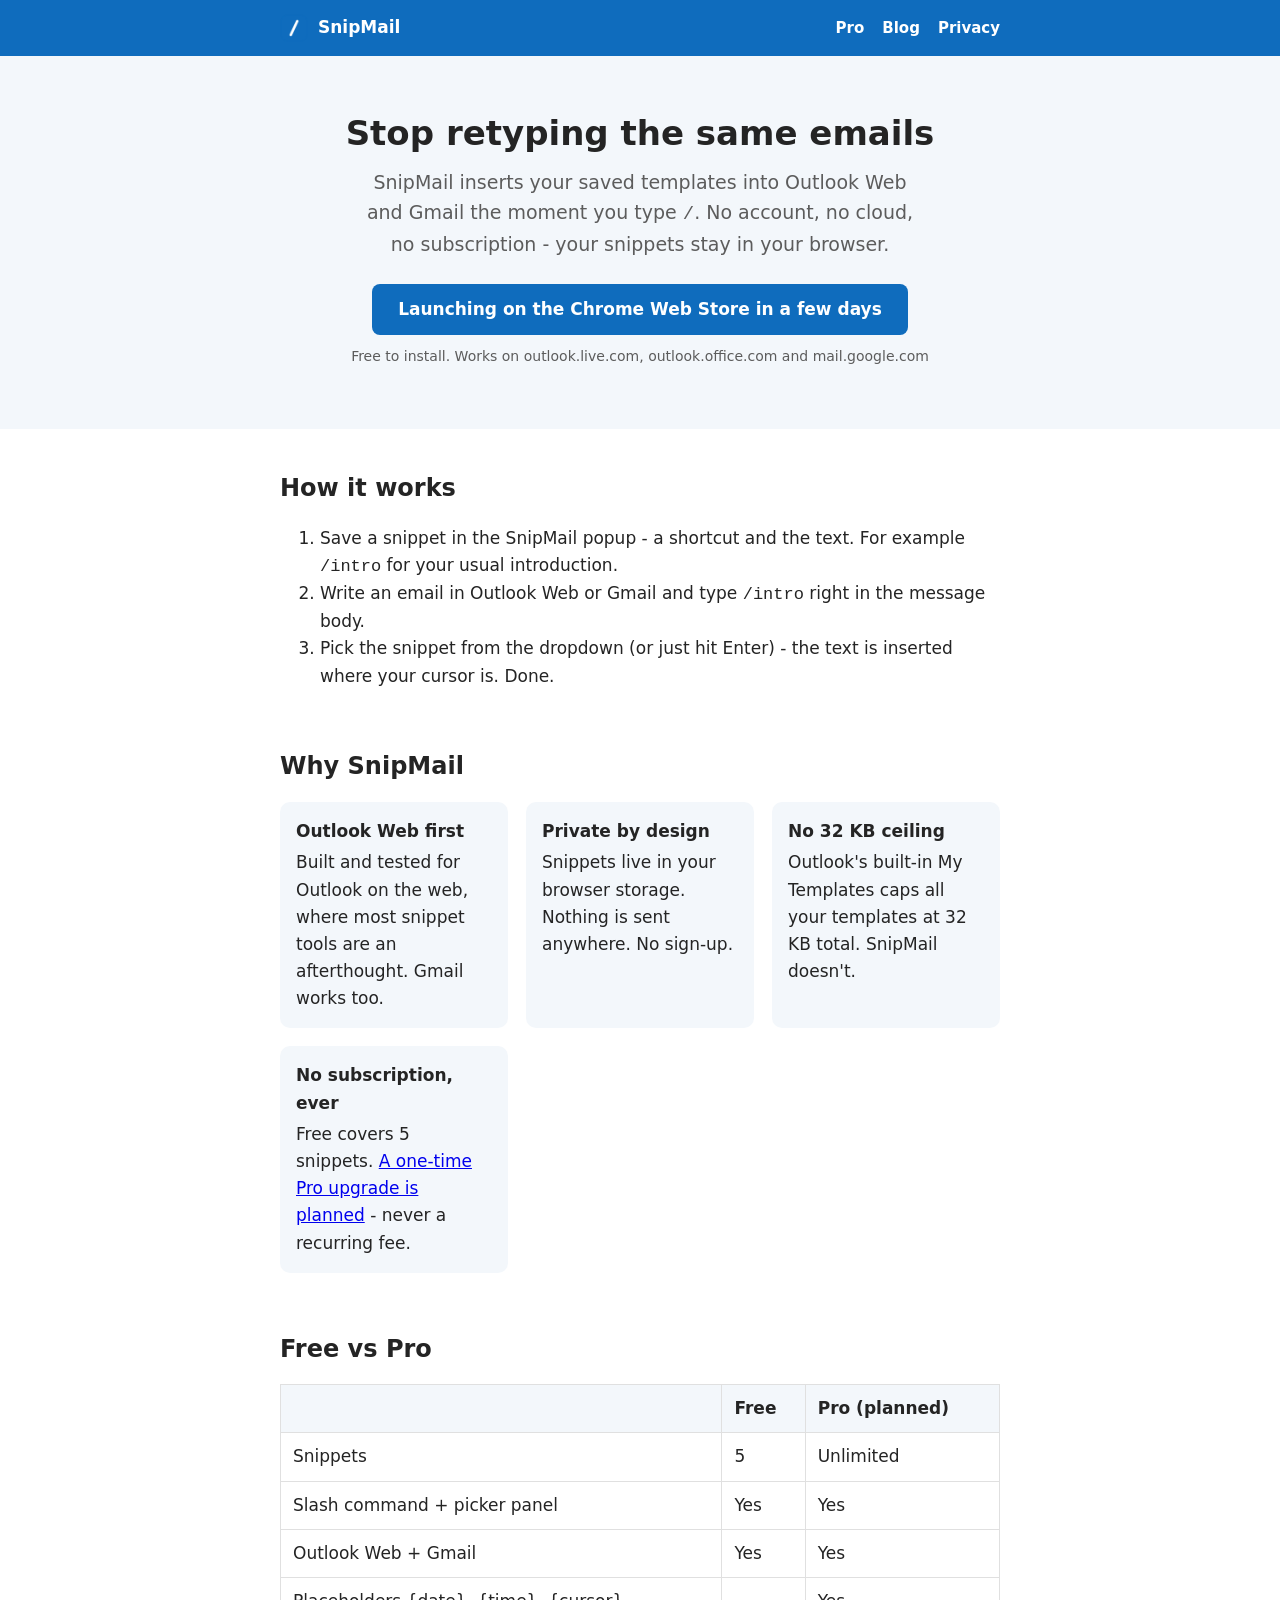
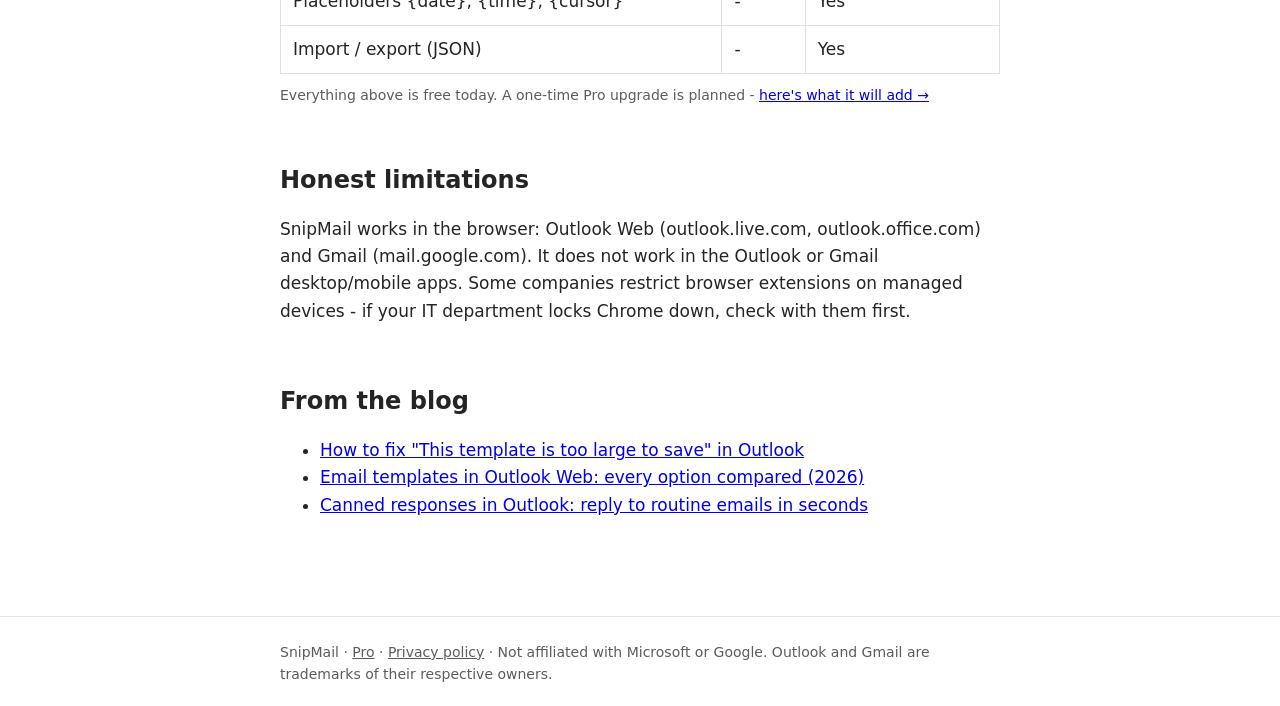
<file: index.html>
<!DOCTYPE html>
<html lang="en">
<head>
  <meta charset="utf-8">
  <meta name="viewport" content="width=device-width, initial-scale=1">
  <title>SnipMail - Email Templates for Outlook Web & Gmail | Free Chrome Extension</title>
  <meta name="description" content="Insert saved email templates in Outlook Web and Gmail with a quick / command. Free Chrome extension - local, private, no account, no subscription.">
  <link rel="stylesheet" href="styles.css">
  <link rel="icon" href="icon128.png">
  <link rel="canonical" href="https://mrwltr44.github.io/snipmail-site/index.html">
  <link rel="alternate" hreflang="en" href="https://mrwltr44.github.io/snipmail-site/index.html">
  <link rel="alternate" hreflang="ru" href="https://mrwltr44.github.io/snipmail-site/index-ru.html">
  <link rel="alternate" hreflang="x-default" href="https://mrwltr44.github.io/snipmail-site/index.html">
  <script type="application/ld+json">
  {
    "@context": "https://schema.org",
    "@type": "SoftwareApplication",
    "name": "SnipMail - Email Templates for Outlook & Gmail",
    "operatingSystem": "Chrome",
    "applicationCategory": "BrowserApplication",
    "description": "Chrome extension that inserts saved email templates and text snippets in Outlook Web and Gmail with a slash command. Works locally, no account needed.",
    "offers": { "@type": "Offer", "price": "0", "priceCurrency": "USD" }
  }
  </script>
</head>
<body>
<header class="site">
  <div class="wrap">
    <img class="logo" src="icon128.png" alt="SnipMail logo">
    <a href="index.html">SnipMail</a>
    <nav>
      <a href="pro.html">Pro</a>
      <a href="blog/outlook-my-templates-too-large.html">Blog</a>
      <a href="privacy.html">Privacy</a>
    </nav>
  </div>
</header>

<div class="hero">
  <div class="wrap">
    <h1>Stop retyping the same emails</h1>
    <p class="lead">SnipMail inserts your saved templates into Outlook Web and Gmail the moment you type <code>/</code>. No account, no cloud, no subscription - your snippets stay in your browser.</p>
    <!-- TODO(founder): after store approval replace the span below with:
         <a class="btn" href="STORE_URL">Add to Chrome - it's free</a> -->
    <span class="btn" style="cursor:default">Launching on the Chrome Web Store in a few days</span>
    <p class="note">Free to install. Works on outlook.live.com, outlook.office.com and mail.google.com</p>
  </div>
</div>

<section>
  <div class="wrap">
    <h2>How it works</h2>
    <ol>
      <li>Save a snippet in the SnipMail popup - a shortcut and the text. For example <code>/intro</code> for your usual introduction.</li>
      <li>Write an email in Outlook Web or Gmail and type <code>/intro</code> right in the message body.</li>
      <li>Pick the snippet from the dropdown (or just hit Enter) - the text is inserted where your cursor is. Done.</li>
    </ol>
  </div>
</section>

<section style="padding-top:0">
  <div class="wrap">
    <h2>Why SnipMail</h2>
    <ul class="features">
      <li><b>Outlook Web first</b>Built and tested for Outlook on the web, where most snippet tools are an afterthought. Gmail works too.</li>
      <li><b>Private by design</b>Snippets live in your browser storage. Nothing is sent anywhere. No sign-up.</li>
      <li><b>No 32 KB ceiling</b>Outlook's built-in My Templates caps all your templates at 32 KB total. SnipMail doesn't.</li>
      <li><b>No subscription, ever</b>Free covers 5 snippets. <a href="pro.html">A one-time Pro upgrade is planned</a> - never a recurring fee.</li>
    </ul>
  </div>
</section>

<section style="padding-top:0">
  <div class="wrap">
    <h2>Free vs Pro</h2>
    <table class="pricing">
      <tr><th></th><th>Free</th><th>Pro (planned)</th></tr>
      <tr><td>Snippets</td><td>5</td><td>Unlimited</td></tr>
      <tr><td>Slash command + picker panel</td><td>Yes</td><td>Yes</td></tr>
      <tr><td>Outlook Web + Gmail</td><td>Yes</td><td>Yes</td></tr>
      <tr><td>Placeholders {date}, {time}, {cursor}</td><td>-</td><td>Yes</td></tr>
      <tr><td>Import / export (JSON)</td><td>-</td><td>Yes</td></tr>
    </table>
    <p class="note">Everything above is free today. A one-time Pro upgrade is planned - <a href="pro.html">here's what it will add →</a></p>
  </div>
</section>

<section style="padding-top:0">
  <div class="wrap">
    <h2>Honest limitations</h2>
    <p>SnipMail works in the browser: Outlook Web (outlook.live.com, outlook.office.com) and Gmail (mail.google.com). It does not work in the Outlook or Gmail desktop/mobile apps. Some companies restrict browser extensions on managed devices - if your IT department locks Chrome down, check with them first.</p>
  </div>
</section>

<section style="padding-top:0">
  <div class="wrap">
    <h2>From the blog</h2>
    <ul>
      <li><a href="blog/outlook-my-templates-too-large.html">How to fix "This template is too large to save" in Outlook</a></li>
      <li><a href="blog/outlook-web-email-templates-guide.html">Email templates in Outlook Web: every option compared (2026)</a></li>
      <li><a href="blog/outlook-canned-responses.html">Canned responses in Outlook: reply to routine emails in seconds</a></li>
    </ul>
  </div>
</section>

<footer class="site">
  <div class="wrap">
    SnipMail · <a href="pro.html">Pro</a> · <a href="privacy.html">Privacy policy</a> · Not affiliated with Microsoft or Google. Outlook and Gmail are trademarks of their respective owners.
  </div>
</footer>
</body>
</html>
</file>
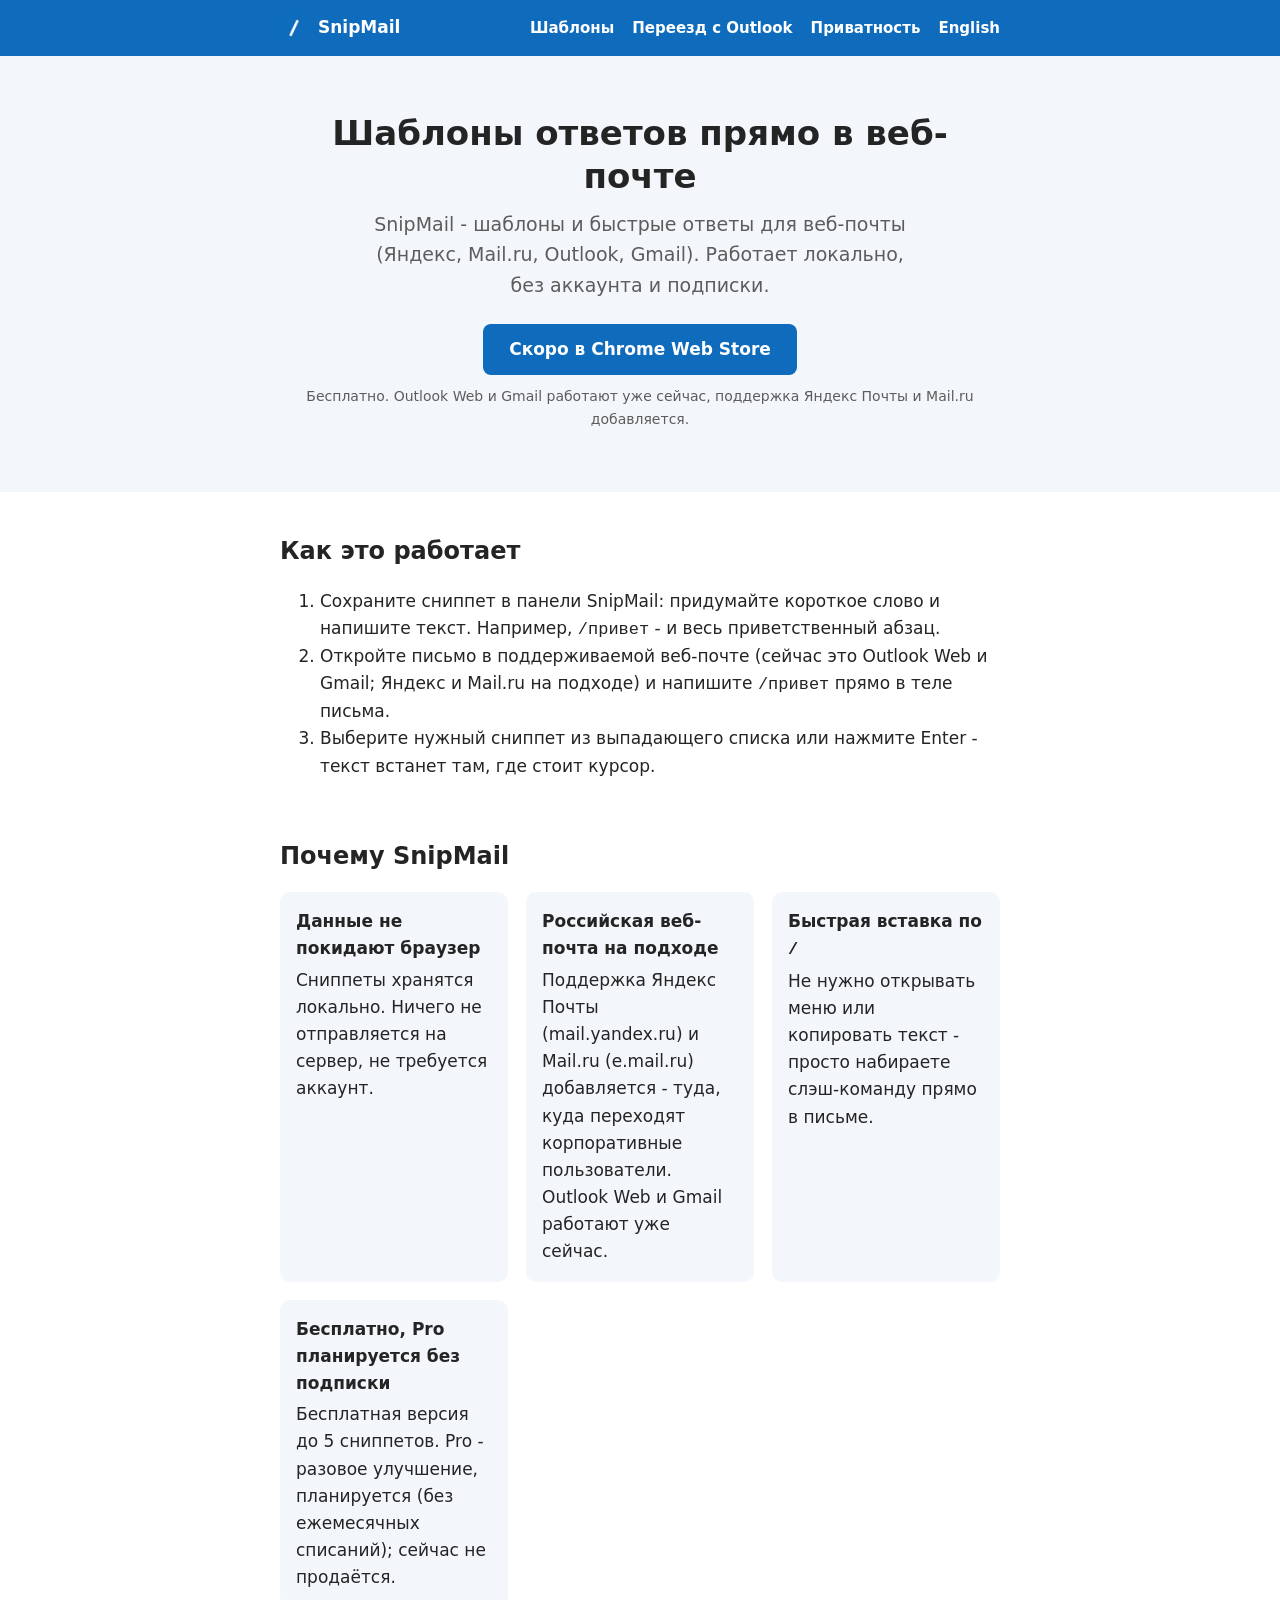
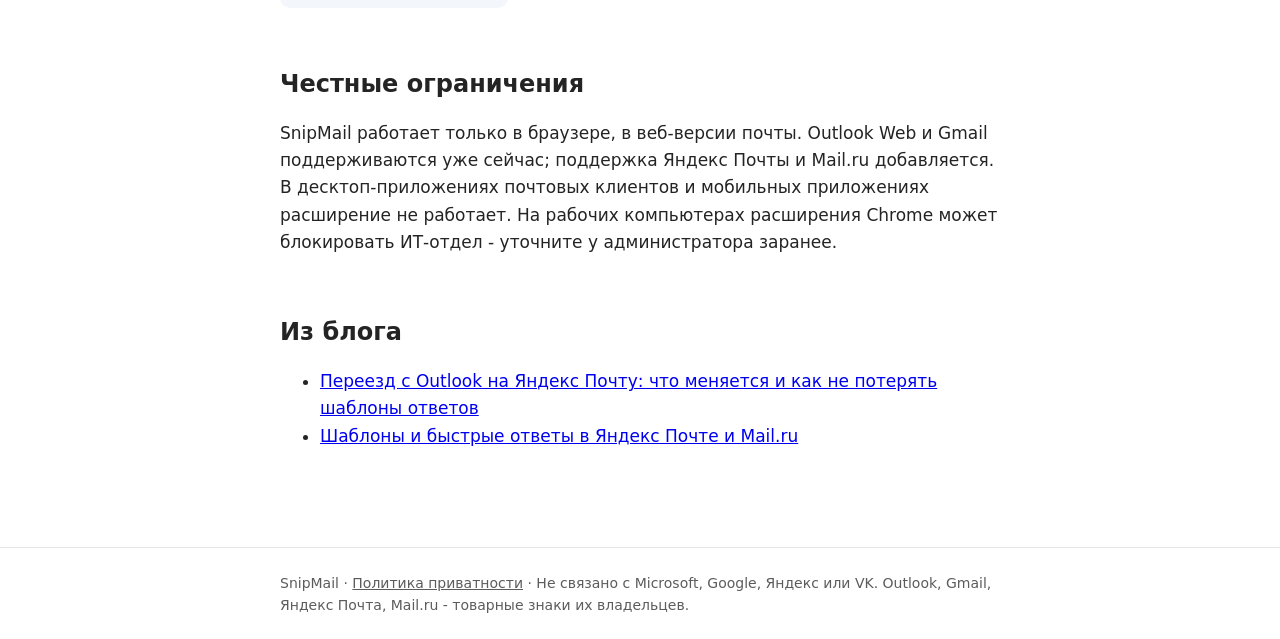
<file: index-ru.html>
<!DOCTYPE html>
<html lang="ru">
<head>
  <meta charset="utf-8">
  <meta name="viewport" content="width=device-width, initial-scale=1">
  <title>SnipMail - шаблоны писем для Яндекс Почты, Mail.ru и Outlook | Расширение Chrome</title>
  <meta name="description" content="Сохраните шаблоны ответов и вставляйте их в веб-почте по команде /. Outlook Web и Gmail работают уже сейчас; поддержка Яндекс Почты и Mail.ru добавляется. Бесплатно, без аккаунта.">
  <link rel="stylesheet" href="styles.css">
  <link rel="icon" href="icon128.png">
  <link rel="canonical" href="https://mrwltr44.github.io/snipmail-site/index-ru.html">
  <link rel="alternate" hreflang="ru" href="https://mrwltr44.github.io/snipmail-site/index-ru.html">
  <link rel="alternate" hreflang="en" href="https://mrwltr44.github.io/snipmail-site/index.html">
  <link rel="alternate" hreflang="x-default" href="https://mrwltr44.github.io/snipmail-site/index.html">
  <script type="application/ld+json">
  {
    "@context": "https://schema.org",
    "@type": "SoftwareApplication",
    "name": "SnipMail - шаблоны для веб-почты",
    "operatingSystem": "Chrome",
    "applicationCategory": "BrowserApplication",
    "description": "Расширение Chrome для вставки шаблонов и быстрых ответов в веб-почте (Яндекс Почта, Mail.ru, Outlook Web, Gmail) по команде. Работает локально, без аккаунта.",
    "inLanguage": "ru",
    "offers": { "@type": "Offer", "price": "0", "priceCurrency": "RUB" }
  }
  </script>
</head>
<body>

<header class="site">
  <div class="wrap">
    <img class="logo" src="icon128.png" alt="SnipMail">
    <a href="index-ru.html">SnipMail</a>
    <nav>
      <a href="yandex-mailru-templates.html">Шаблоны</a>
      <a href="blog/migrate-outlook-to-yandex-ru.html">Переезд с Outlook</a>
      <a href="privacy.html">Приватность</a>
      <a href="index.html">English</a>
    </nav>
  </div>
</header>

<div class="hero">
  <div class="wrap">
    <h1>Шаблоны ответов прямо в веб-почте</h1>
    <p class="lead">SnipMail - шаблоны и быстрые ответы для веб-почты (Яндекс, Mail.ru, Outlook, Gmail). Работает локально, без аккаунта и подписки.</p>
    <!-- TODO(founder): after store approval replace the span below with:
         <a class="btn" href="STORE_URL">Добавить в Chrome - бесплатно</a> -->
    <span class="btn" style="cursor:default">Скоро в Chrome Web Store</span>
    <p class="note">Бесплатно. Outlook Web и Gmail работают уже сейчас, поддержка Яндекс Почты и Mail.ru добавляется.</p>
  </div>
</div>

<section>
  <div class="wrap">
    <h2>Как это работает</h2>
    <ol>
      <li>Сохраните сниппет в панели SnipMail: придумайте короткое слово и напишите текст. Например, <code>/привет</code> - и весь приветственный абзац.</li>
      <li>Откройте письмо в поддерживаемой веб-почте (сейчас это Outlook Web и Gmail; Яндекс и Mail.ru на подходе) и напишите <code>/привет</code> прямо в теле письма.</li>
      <li>Выберите нужный сниппет из выпадающего списка или нажмите Enter - текст встанет там, где стоит курсор.</li>
    </ol>
  </div>
</section>

<section style="padding-top:0">
  <div class="wrap">
    <h2>Почему SnipMail</h2>
    <ul class="features">
      <li><b>Данные не покидают браузер</b>Сниппеты хранятся локально. Ничего не отправляется на сервер, не требуется аккаунт.</li>
      <li><b>Российская веб-почта на подходе</b>Поддержка Яндекс Почты (mail.yandex.ru) и Mail.ru (e.mail.ru) добавляется - туда, куда переходят корпоративные пользователи. Outlook Web и Gmail работают уже сейчас.</li>
      <li><b>Быстрая вставка по <code>/</code></b>Не нужно открывать меню или копировать текст - просто набираете слэш-команду прямо в письме.</li>
      <li><b>Бесплатно, Pro планируется без подписки</b>Бесплатная версия до 5 сниппетов. Pro - разовое улучшение, планируется (без ежемесячных списаний); сейчас не продаётся.</li>
    </ul>
  </div>
</section>

<section style="padding-top:0">
  <div class="wrap">
    <h2>Честные ограничения</h2>
    <p>SnipMail работает только в браузере, в веб-версии почты. Outlook Web и Gmail поддерживаются уже сейчас; поддержка Яндекс Почты и Mail.ru добавляется. В десктоп-приложениях почтовых клиентов и мобильных приложениях расширение не работает. На рабочих компьютерах расширения Chrome может блокировать ИТ-отдел - уточните у администратора заранее.</p>
  </div>
</section>

<section style="padding-top:0">
  <div class="wrap">
    <h2>Из блога</h2>
    <ul>
      <li><a href="blog/migrate-outlook-to-yandex-ru.html">Переезд с Outlook на Яндекс Почту: что меняется и как не потерять шаблоны ответов</a></li>
      <li><a href="yandex-mailru-templates.html">Шаблоны и быстрые ответы в Яндекс Почте и Mail.ru</a></li>
    </ul>
  </div>
</section>

<footer class="site">
  <div class="wrap">
    SnipMail · <a href="privacy.html">Политика приватности</a> · Не связано с Microsoft, Google, Яндекс или VK. Outlook, Gmail, Яндекс Почта, Mail.ru - товарные знаки их владельцев.
  </div>
</footer>

</body>
</html>
</file>
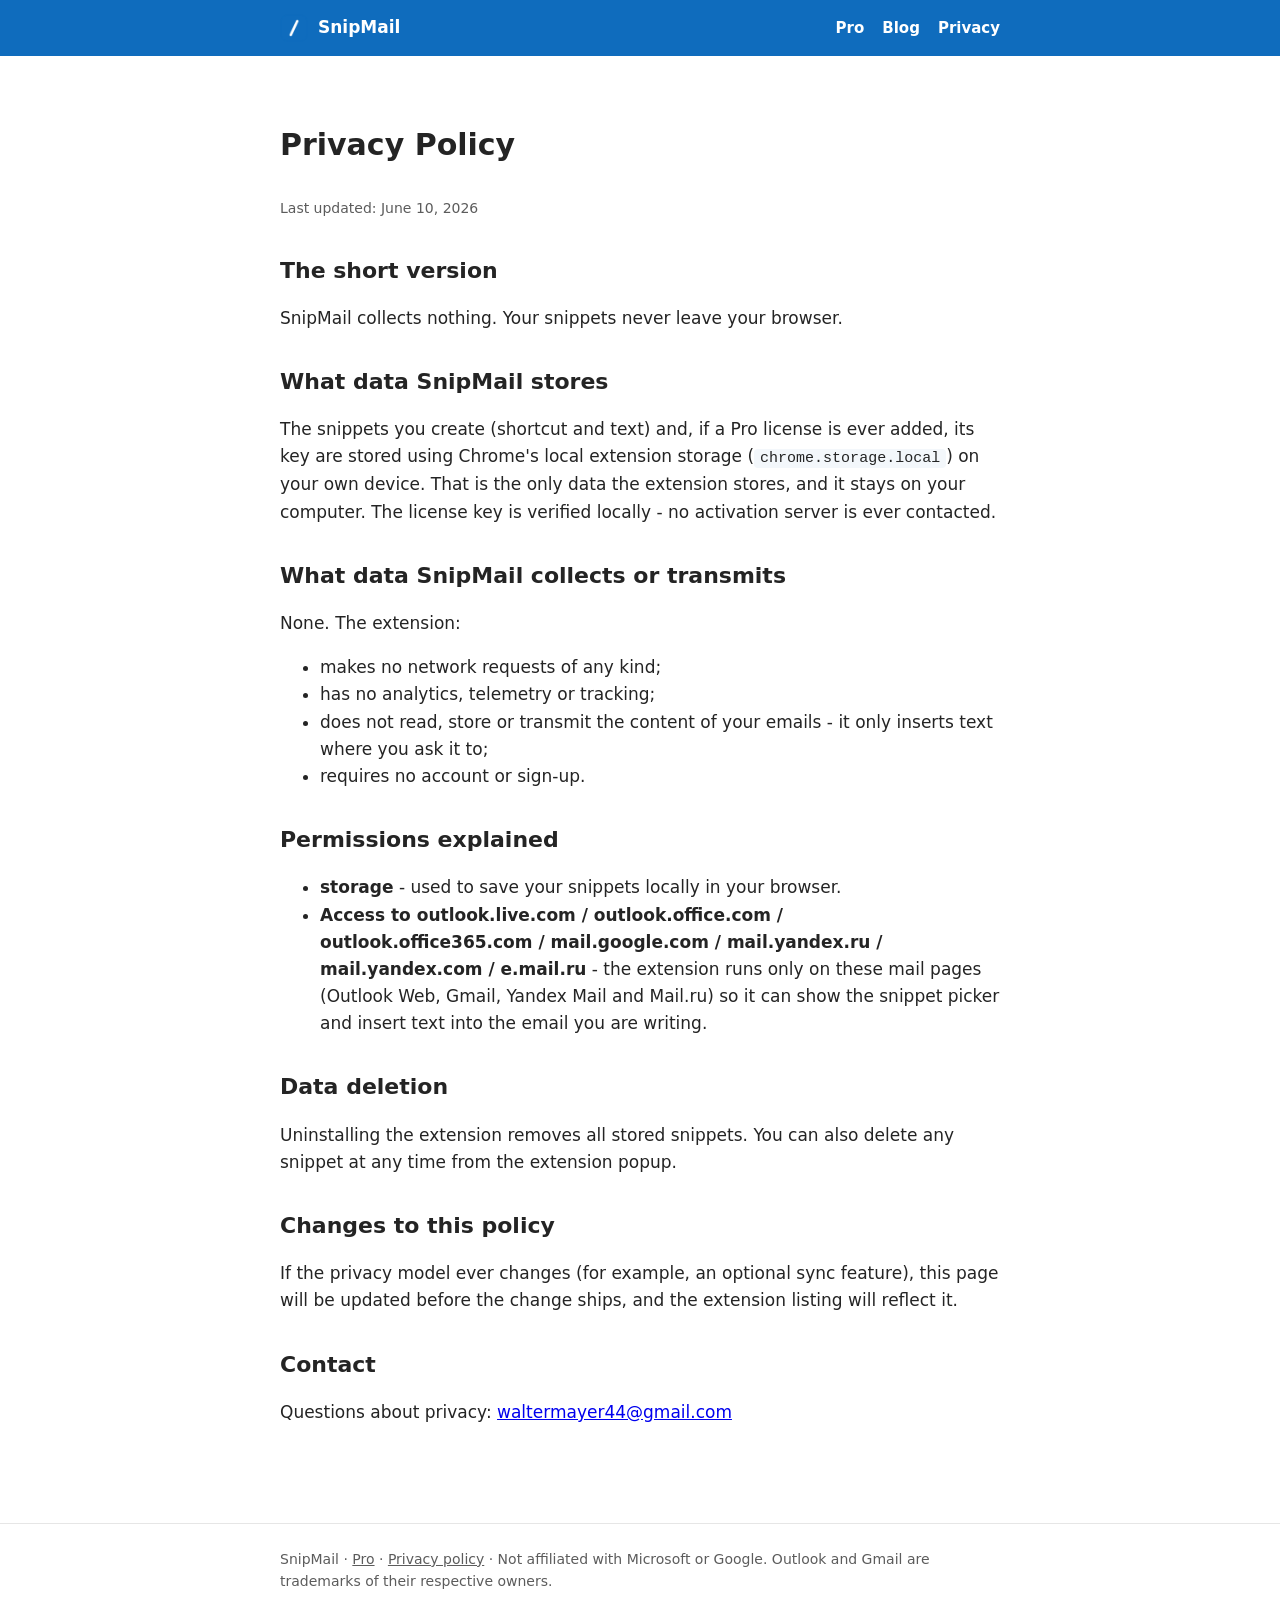
<file: privacy.html>
<!DOCTYPE html>
<html lang="en">
<head>
  <meta charset="utf-8">
  <meta name="viewport" content="width=device-width, initial-scale=1">
  <title>Privacy Policy - SnipMail</title>
  <meta name="description" content="SnipMail privacy policy: the extension collects no data at all. Snippets are stored locally in your browser.">
  <link rel="stylesheet" href="styles.css">
  <link rel="icon" href="icon128.png">
</head>
<body>
<header class="site">
  <div class="wrap">
    <img class="logo" src="icon128.png" alt="SnipMail logo">
    <a href="index.html">SnipMail</a>
    <nav>
      <a href="pro.html">Pro</a>
      <a href="blog/outlook-my-templates-too-large.html">Blog</a>
      <a href="privacy.html">Privacy</a>
    </nav>
  </div>
</header>

<section>
  <div class="wrap">
    <article>
      <h1>Privacy Policy</h1>
      <time datetime="2026-06-10">Last updated: June 10, 2026</time>

      <h2>The short version</h2>
      <p>SnipMail collects nothing. Your snippets never leave your browser.</p>

      <h2>What data SnipMail stores</h2>
      <p>The snippets you create (shortcut and text) and, if a Pro license is ever added, its key are stored using Chrome's local extension storage (<code>chrome.storage.local</code>) on your own device. That is the only data the extension stores, and it stays on your computer. The license key is verified locally - no activation server is ever contacted.</p>

      <h2>What data SnipMail collects or transmits</h2>
      <p>None. The extension:</p>
      <ul>
        <li>makes no network requests of any kind;</li>
        <li>has no analytics, telemetry or tracking;</li>
        <li>does not read, store or transmit the content of your emails - it only inserts text where you ask it to;</li>
        <li>requires no account or sign-up.</li>
      </ul>

      <h2>Permissions explained</h2>
      <ul>
        <li><b>storage</b> - used to save your snippets locally in your browser.</li>
        <li><b>Access to outlook.live.com / outlook.office.com / outlook.office365.com / mail.google.com / mail.yandex.ru / mail.yandex.com / e.mail.ru</b> - the extension runs only on these mail pages (Outlook Web, Gmail, Yandex Mail and Mail.ru) so it can show the snippet picker and insert text into the email you are writing.</li>
      </ul>

      <h2>Data deletion</h2>
      <p>Uninstalling the extension removes all stored snippets. You can also delete any snippet at any time from the extension popup.</p>

      <h2>Changes to this policy</h2>
      <p>If the privacy model ever changes (for example, an optional sync feature), this page will be updated before the change ships, and the extension listing will reflect it.</p>

      <h2>Contact</h2>
      <p>Questions about privacy: <a href="mailto:waltermayer44@gmail.com">waltermayer44@gmail.com</a></p>
    </article>
  </div>
</section>

<footer class="site">
  <div class="wrap">
    SnipMail · <a href="pro.html">Pro</a> · <a href="privacy.html">Privacy policy</a> · Not affiliated with Microsoft or Google. Outlook and Gmail are trademarks of their respective owners.
  </div>
</footer>
</body>
</html>
</file>
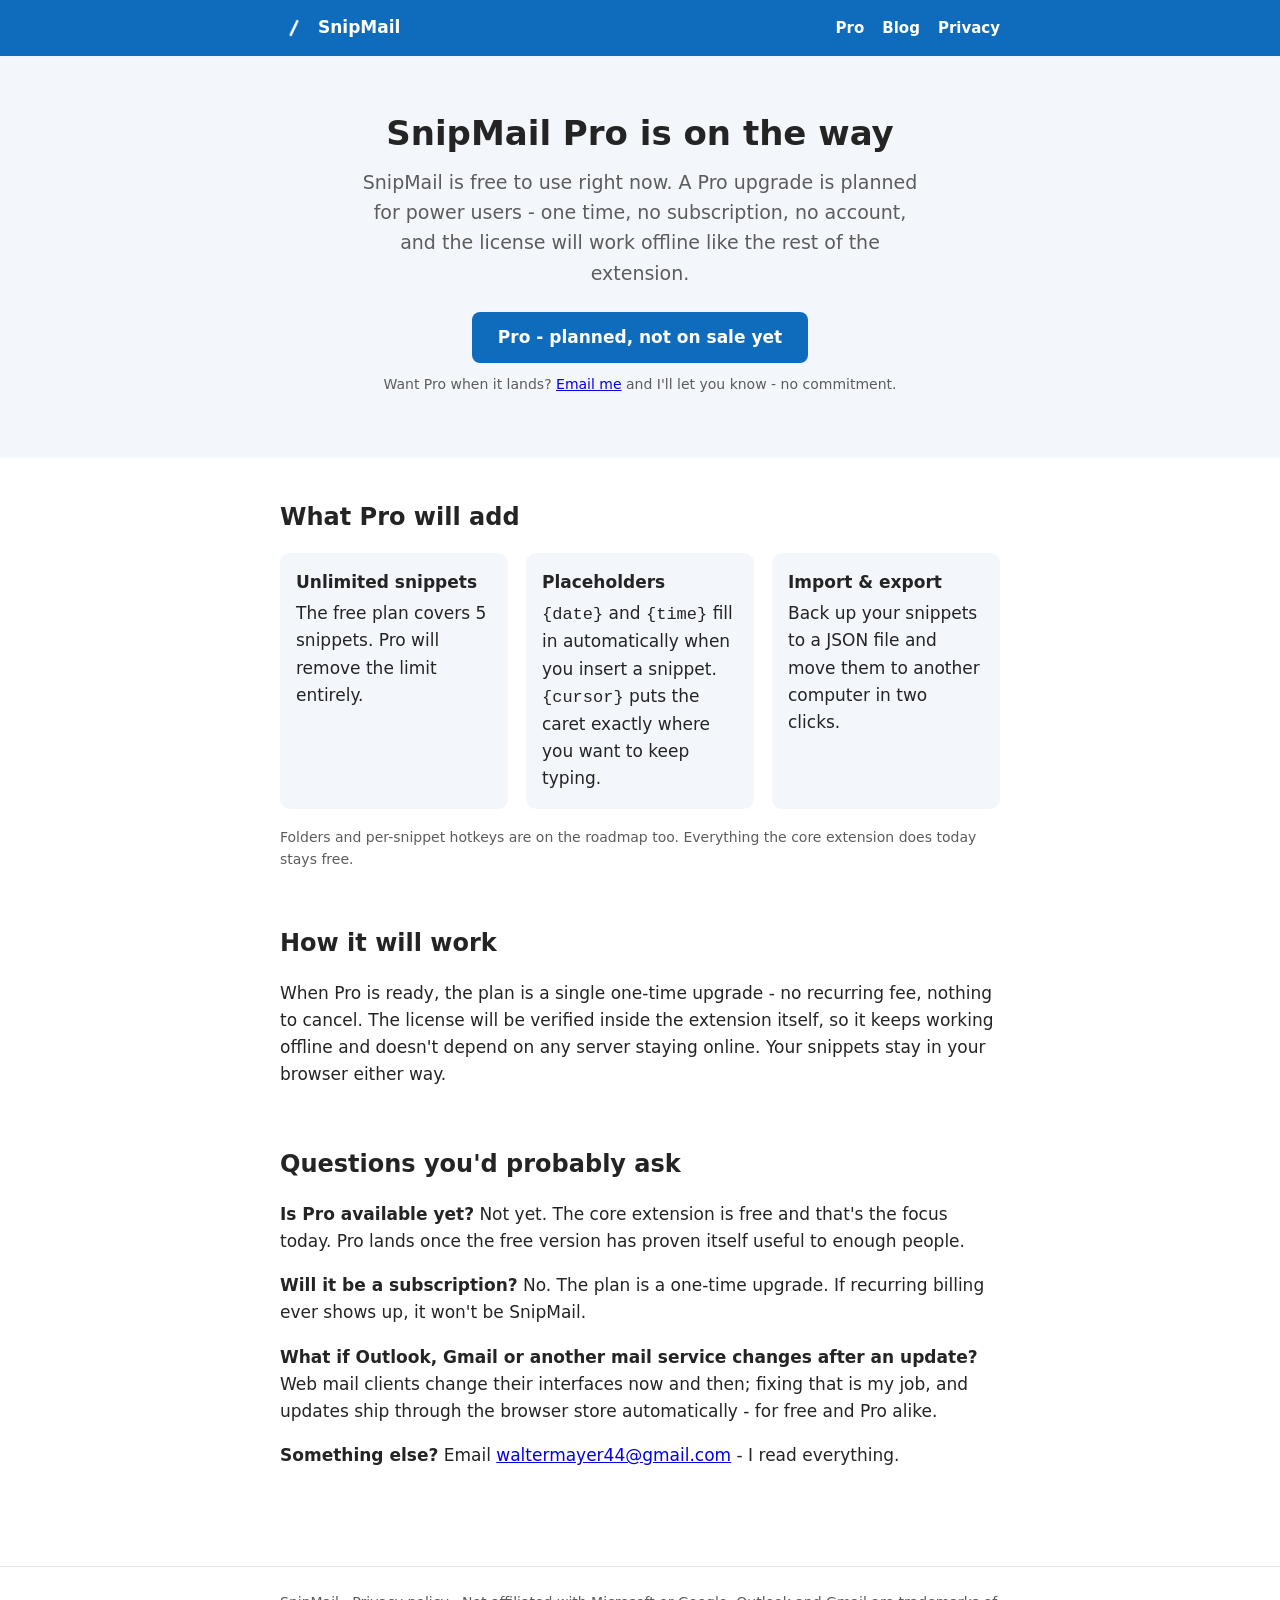
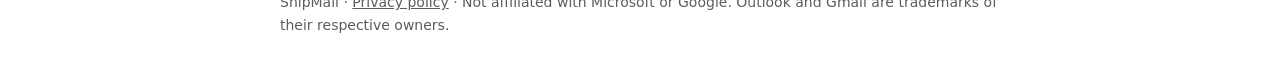
<file: pro.html>
<!DOCTYPE html>
<html lang="en">
<head>
  <meta charset="utf-8">
  <meta name="viewport" content="width=device-width, initial-scale=1">
  <title>SnipMail Pro - a planned one-time upgrade (no subscription)</title>
  <meta name="description" content="SnipMail Pro is a planned upgrade: unlimited snippets, placeholders, import and export. One-time, no subscription, works offline. Not on sale yet - the core extension is free.">
  <link rel="stylesheet" href="styles.css">
  <link rel="icon" href="icon128.png">
</head>
<body>
<header class="site">
  <div class="wrap">
    <img class="logo" src="icon128.png" alt="SnipMail logo">
    <a href="index.html">SnipMail</a>
    <nav>
      <a href="pro.html">Pro</a>
      <a href="blog/outlook-my-templates-too-large.html">Blog</a>
      <a href="privacy.html">Privacy</a>
    </nav>
  </div>
</header>

<div class="hero">
  <div class="wrap">
    <h1>SnipMail Pro is on the way</h1>
    <p class="lead">SnipMail is free to use right now. A Pro upgrade is planned for power users - one time, no subscription, no account, and the license will work offline like the rest of the extension.</p>
    <span class="btn" style="cursor:default">Pro - planned, not on sale yet</span>
    <p class="note">Want Pro when it lands? <a href="mailto:waltermayer44@gmail.com?subject=SnipMail%20Pro%20interest">Email me</a> and I'll let you know - no commitment.</p>
  </div>
</div>

<section>
  <div class="wrap">
    <h2>What Pro will add</h2>
    <ul class="features">
      <li><b>Unlimited snippets</b>The free plan covers 5 snippets. Pro will remove the limit entirely.</li>
      <li><b>Placeholders</b><code>{date}</code> and <code>{time}</code> fill in automatically when you insert a snippet. <code>{cursor}</code> puts the caret exactly where you want to keep typing.</li>
      <li><b>Import &amp; export</b>Back up your snippets to a JSON file and move them to another computer in two clicks.</li>
    </ul>
    <p class="note">Folders and per-snippet hotkeys are on the roadmap too. Everything the core extension does today stays free.</p>
  </div>
</section>

<section style="padding-top:0">
  <div class="wrap">
    <h2>How it will work</h2>
    <p>When Pro is ready, the plan is a single one-time upgrade - no recurring fee, nothing to cancel. The license will be verified inside the extension itself, so it keeps working offline and doesn't depend on any server staying online. Your snippets stay in your browser either way.</p>
  </div>
</section>

<section style="padding-top:0">
  <div class="wrap">
    <h2>Questions you'd probably ask</h2>
    <p><b>Is Pro available yet?</b> Not yet. The core extension is free and that's the focus today. Pro lands once the free version has proven itself useful to enough people.</p>
    <p><b>Will it be a subscription?</b> No. The plan is a one-time upgrade. If recurring billing ever shows up, it won't be SnipMail.</p>
    <p><b>What if Outlook, Gmail or another mail service changes after an update?</b> Web mail clients change their interfaces now and then; fixing that is my job, and updates ship through the browser store automatically - for free and Pro alike.</p>
    <p><b>Something else?</b> Email <a href="mailto:waltermayer44@gmail.com">waltermayer44@gmail.com</a> - I read everything.</p>
  </div>
</section>

<footer class="site">
  <div class="wrap">
    SnipMail · <a href="privacy.html">Privacy policy</a> · Not affiliated with Microsoft or Google. Outlook and Gmail are trademarks of their respective owners.
  </div>
</footer>
</body>
</html>
</file>
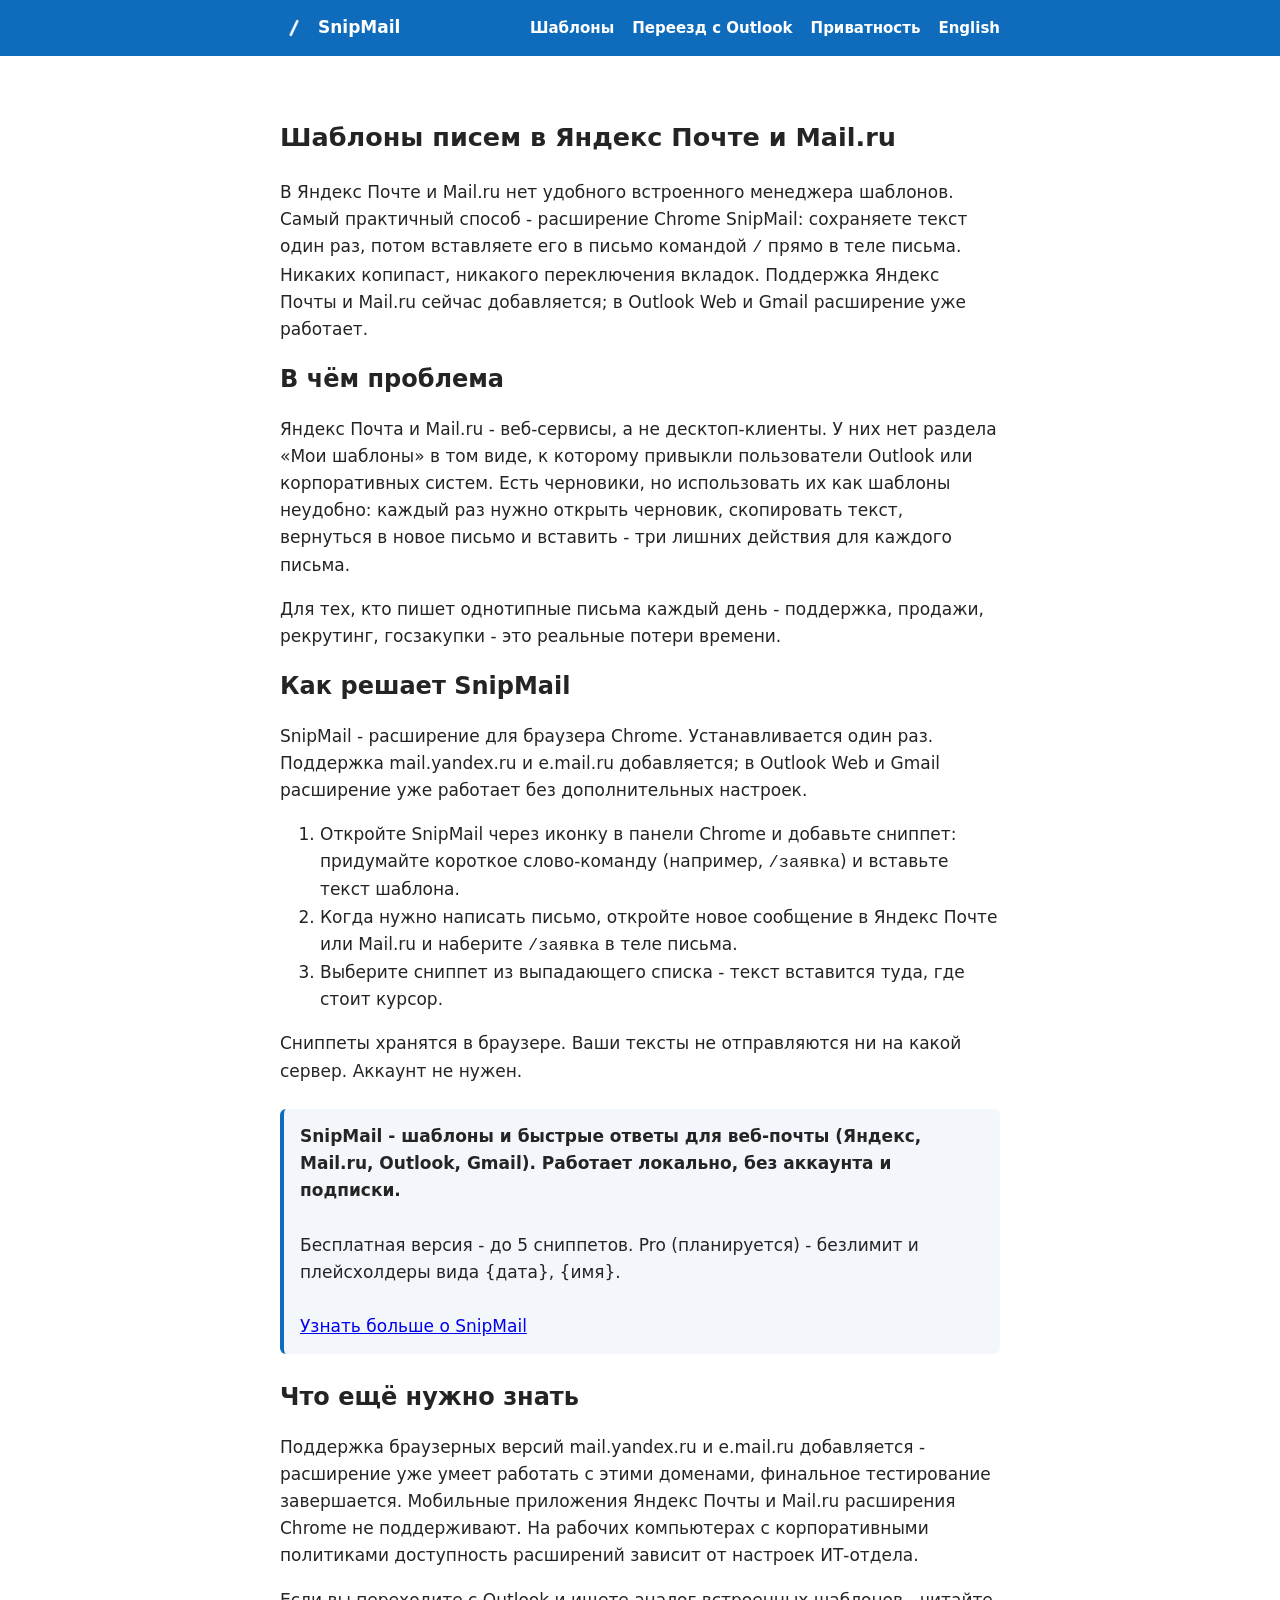
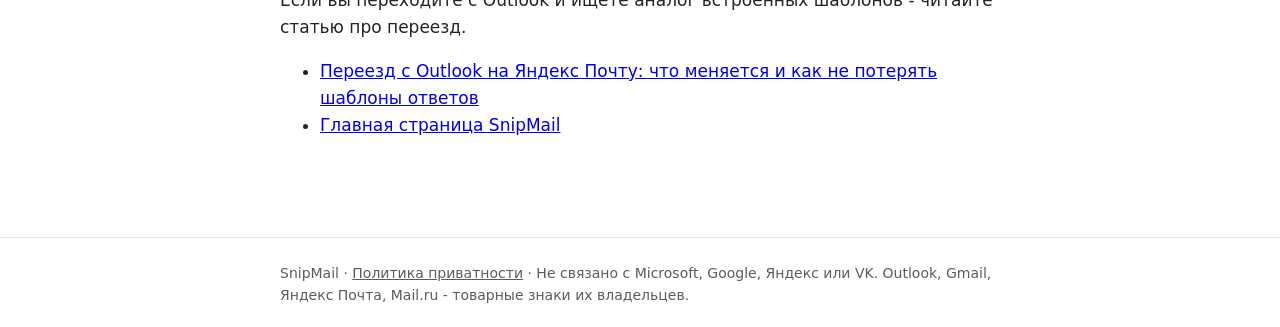
<file: yandex-mailru-templates.html>
<!DOCTYPE html>
<html lang="ru">
<head>
  <meta charset="utf-8">
  <meta name="viewport" content="width=device-width, initial-scale=1">
  <title>Шаблоны писем для Яндекс Почты и Mail.ru - быстрые ответы в веб-почте</title>
  <meta name="description" content="Как сделать шаблоны писем в Яндекс Почте и Mail.ru: встроенные возможности и расширение SnipMail для быстрых ответов в веб-браузере.">
  <link rel="stylesheet" href="styles.css">
  <link rel="icon" href="icon128.png">
  <link rel="canonical" href="https://mrwltr44.github.io/snipmail-site/yandex-mailru-templates.html">
  <link rel="alternate" hreflang="ru" href="https://mrwltr44.github.io/snipmail-site/yandex-mailru-templates.html">
  <script type="application/ld+json">
  {
    "@context": "https://schema.org",
    "@type": "FAQPage",
    "inLanguage": "ru",
    "mainEntity": [
      {
        "@type": "Question",
        "name": "Как сделать шаблоны писем в Яндекс Почте и Mail.ru?",
        "acceptedAnswer": { "@type": "Answer", "text": "Во встроенном интерфейсе Яндекс Почты и Mail.ru удобного менеджера шаблонов нет. Самый практичный способ - расширение Chrome SnipMail: сохраняете текст один раз и вставляете его в любое письмо командой со слэшем прямо в теле письма, без копирования из черновиков." }
      },
      {
        "@type": "Question",
        "name": "Шаблоны хранятся на сервере?",
        "acceptedAnswer": { "@type": "Answer", "text": "Нет. Сниппеты хранятся локально в браузере на вашем компьютере. Тексты никуда не отправляются, аккаунт не нужен." }
      }
    ]
  }
  </script>
</head>
<body>

<header class="site">
  <div class="wrap">
    <img class="logo" src="icon128.png" alt="SnipMail">
    <a href="index-ru.html">SnipMail</a>
    <nav>
      <a href="yandex-mailru-templates.html">Шаблоны</a>
      <a href="blog/migrate-outlook-to-yandex-ru.html">Переезд с Outlook</a>
      <a href="privacy.html">Приватность</a>
      <a href="index.html">English</a>
    </nav>
  </div>
</header>

<section>
  <div class="wrap">
    <h1>Шаблоны писем в Яндекс Почте и Mail.ru</h1>

    <p>В Яндекс Почте и Mail.ru нет удобного встроенного менеджера шаблонов. Самый практичный способ - расширение Chrome SnipMail: сохраняете текст один раз, потом вставляете его в письмо командой <code>/</code> прямо в теле письма. Никаких копипаст, никакого переключения вкладок. Поддержка Яндекс Почты и Mail.ru сейчас добавляется; в Outlook Web и Gmail расширение уже работает.</p>

    <h2>В чём проблема</h2>

    <p>Яндекс Почта и Mail.ru - веб-сервисы, а не десктоп-клиенты. У них нет раздела «Мои шаблоны» в том виде, к которому привыкли пользователи Outlook или корпоративных систем. Есть черновики, но использовать их как шаблоны неудобно: каждый раз нужно открыть черновик, скопировать текст, вернуться в новое письмо и вставить - три лишних действия для каждого письма.</p>

    <p>Для тех, кто пишет однотипные письма каждый день - поддержка, продажи, рекрутинг, госзакупки - это реальные потери времени.</p>

    <h2>Как решает SnipMail</h2>

    <p>SnipMail - расширение для браузера Chrome. Устанавливается один раз. Поддержка mail.yandex.ru и e.mail.ru добавляется; в Outlook Web и Gmail расширение уже работает без дополнительных настроек.</p>

    <ol>
      <li>Откройте SnipMail через иконку в панели Chrome и добавьте сниппет: придумайте короткое слово-команду (например, <code>/заявка</code>) и вставьте текст шаблона.</li>
      <li>Когда нужно написать письмо, откройте новое сообщение в Яндекс Почте или Mail.ru и наберите <code>/заявка</code> в теле письма.</li>
      <li>Выберите сниппет из выпадающего списка - текст вставится туда, где стоит курсор.</li>
    </ol>

    <p>Сниппеты хранятся в браузере. Ваши тексты не отправляются ни на какой сервер. Аккаунт не нужен.</p>

    <div class="callout">
      <b>SnipMail - шаблоны и быстрые ответы для веб-почты (Яндекс, Mail.ru, Outlook, Gmail). Работает локально, без аккаунта и подписки.</b>
      <br><br>
      Бесплатная версия - до 5 сниппетов. Pro (планируется) - безлимит и плейсхолдеры вида {дата}, {имя}.
      <br><br>
      <a href="index-ru.html">Узнать больше о SnipMail</a>
    </div>

    <h2>Что ещё нужно знать</h2>

    <p>Поддержка браузерных версий mail.yandex.ru и e.mail.ru добавляется - расширение уже умеет работать с этими доменами, финальное тестирование завершается. Мобильные приложения Яндекс Почты и Mail.ru расширения Chrome не поддерживают. На рабочих компьютерах с корпоративными политиками доступность расширений зависит от настроек ИТ-отдела.</p>

    <p>Если вы переходите с Outlook и ищете аналог встроенных шаблонов - читайте статью про переезд.</p>

    <ul>
      <li><a href="blog/migrate-outlook-to-yandex-ru.html">Переезд с Outlook на Яндекс Почту: что меняется и как не потерять шаблоны ответов</a></li>
      <li><a href="index-ru.html">Главная страница SnipMail</a></li>
    </ul>
  </div>
</section>

<footer class="site">
  <div class="wrap">
    SnipMail · <a href="privacy.html">Политика приватности</a> · Не связано с Microsoft, Google, Яндекс или VK. Outlook, Gmail, Яндекс Почта, Mail.ru - товарные знаки их владельцев.
  </div>
</footer>

</body>
</html>
</file>
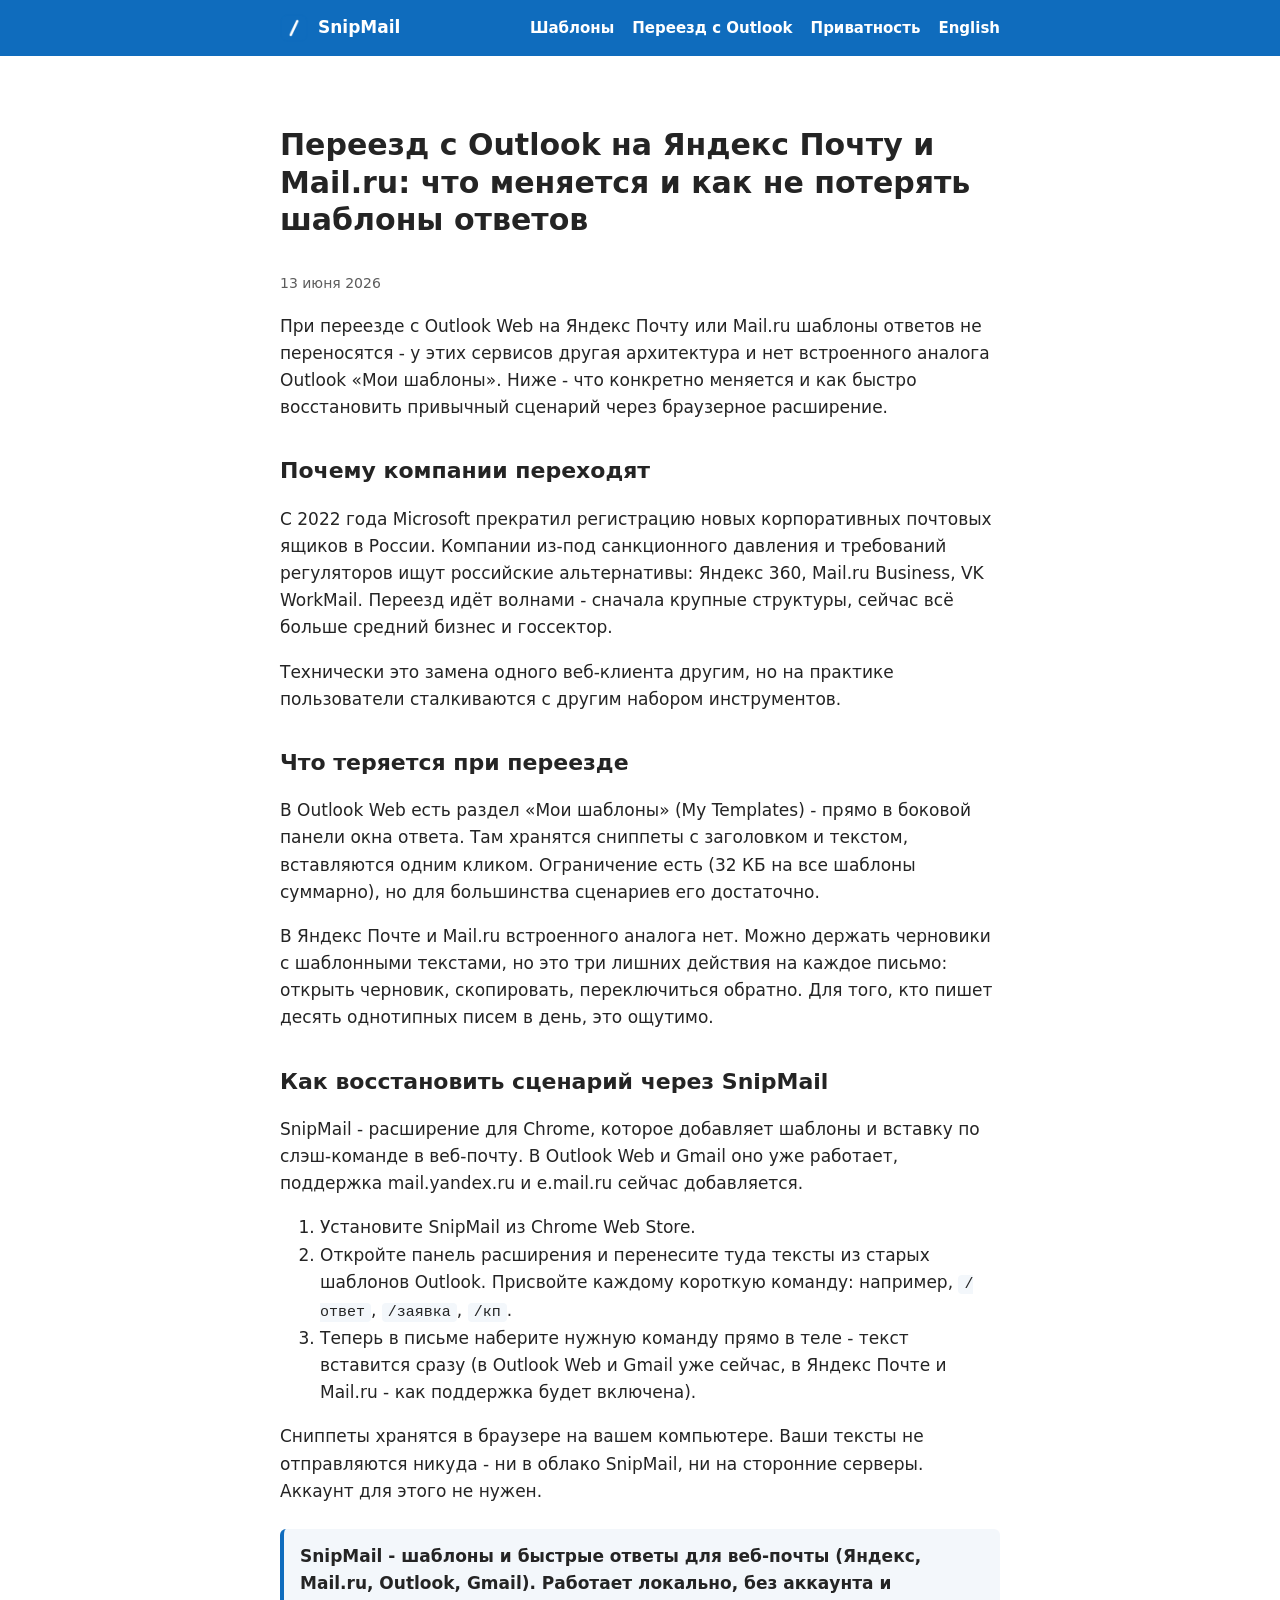
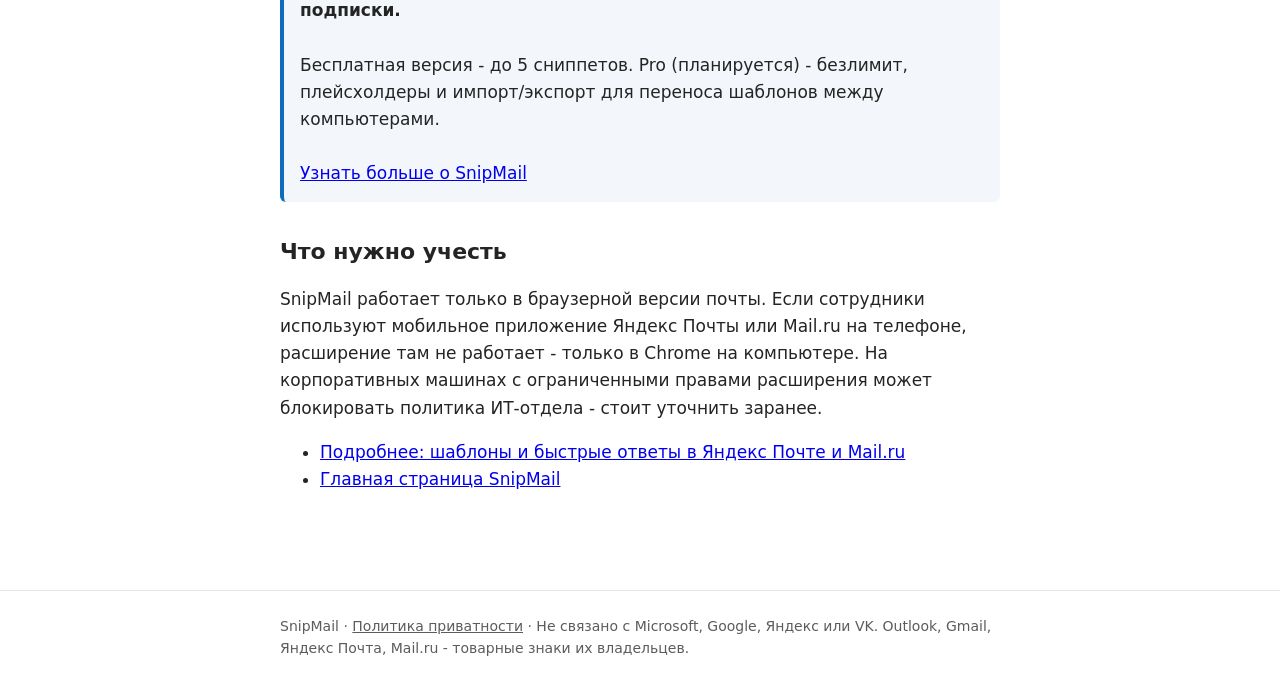
<file: blog/migrate-outlook-to-yandex-ru.html>
<!DOCTYPE html>
<html lang="ru">
<head>
  <meta charset="utf-8">
  <meta name="viewport" content="width=device-width, initial-scale=1">
  <title>Переезд с Outlook на Яндекс Почту и Mail.ru: шаблоны ответов после миграции</title>
  <meta name="description" content="Что происходит с шаблонами и быстрыми ответами при переезде с Outlook Web на Яндекс Почту или Mail.ru. Как восстановить привычный сценарий в новой веб-почте.">
  <link rel="stylesheet" href="../styles.css">
  <link rel="icon" href="../icon128.png">
  <link rel="canonical" href="https://mrwltr44.github.io/snipmail-site/blog/migrate-outlook-to-yandex-ru.html">
  <link rel="alternate" hreflang="ru" href="https://mrwltr44.github.io/snipmail-site/blog/migrate-outlook-to-yandex-ru.html">
  <script type="application/ld+json">
  {
    "@context": "https://schema.org",
    "@type": "Article",
    "headline": "Переезд с Outlook на Яндекс Почту и Mail.ru: что меняется и как не потерять шаблоны ответов",
    "datePublished": "2026-06-13",
    "dateModified": "2026-06-13",
    "inLanguage": "ru",
    "author": { "@type": "Organization", "name": "SnipMail" },
    "publisher": { "@type": "Organization", "name": "SnipMail" },
    "mainEntityOfPage": "https://mrwltr44.github.io/snipmail-site/blog/migrate-outlook-to-yandex-ru.html"
  }
  </script>
</head>
<body>

<header class="site">
  <div class="wrap">
    <img class="logo" src="../icon128.png" alt="SnipMail">
    <a href="../index-ru.html">SnipMail</a>
    <nav>
      <a href="../yandex-mailru-templates.html">Шаблоны</a>
      <a href="migrate-outlook-to-yandex-ru.html">Переезд с Outlook</a>
      <a href="../privacy.html">Приватность</a>
      <a href="../index.html">English</a>
    </nav>
  </div>
</header>

<section>
  <div class="wrap">
    <article>
      <h1>Переезд с Outlook на Яндекс Почту и Mail.ru: что меняется и как не потерять шаблоны ответов</h1>
      <time datetime="2026-06-13">13 июня 2026</time>

      <p>При переезде с Outlook Web на Яндекс Почту или Mail.ru шаблоны ответов не переносятся - у этих сервисов другая архитектура и нет встроенного аналога Outlook «Мои шаблоны». Ниже - что конкретно меняется и как быстро восстановить привычный сценарий через браузерное расширение.</p>

      <h2>Почему компании переходят</h2>

      <p>С 2022 года Microsoft прекратил регистрацию новых корпоративных почтовых ящиков в России. Компании из-под санкционного давления и требований регуляторов ищут российские альтернативы: Яндекс 360, Mail.ru Business, VK WorkMail. Переезд идёт волнами - сначала крупные структуры, сейчас всё больше средний бизнес и госсектор.</p>

      <p>Технически это замена одного веб-клиента другим, но на практике пользователи сталкиваются с другим набором инструментов.</p>

      <h2>Что теряется при переезде</h2>

      <p>В Outlook Web есть раздел «Мои шаблоны» (My Templates) - прямо в боковой панели окна ответа. Там хранятся сниппеты с заголовком и текстом, вставляются одним кликом. Ограничение есть (32 КБ на все шаблоны суммарно), но для большинства сценариев его достаточно.</p>

      <p>В Яндекс Почте и Mail.ru встроенного аналога нет. Можно держать черновики с шаблонными текстами, но это три лишних действия на каждое письмо: открыть черновик, скопировать, переключиться обратно. Для того, кто пишет десять однотипных писем в день, это ощутимо.</p>

      <h2>Как восстановить сценарий через SnipMail</h2>

      <p>SnipMail - расширение для Chrome, которое добавляет шаблоны и вставку по слэш-команде в веб-почту. В Outlook Web и Gmail оно уже работает, поддержка mail.yandex.ru и e.mail.ru сейчас добавляется.</p>

      <ol>
        <li>Установите SnipMail из Chrome Web Store.</li>
        <li>Откройте панель расширения и перенесите туда тексты из старых шаблонов Outlook. Присвойте каждому короткую команду: например, <code>/ответ</code>, <code>/заявка</code>, <code>/кп</code>.</li>
        <li>Теперь в письме наберите нужную команду прямо в теле - текст вставится сразу (в Outlook Web и Gmail уже сейчас, в Яндекс Почте и Mail.ru - как поддержка будет включена).</li>
      </ol>

      <p>Сниппеты хранятся в браузере на вашем компьютере. Ваши тексты не отправляются никуда - ни в облако SnipMail, ни на сторонние серверы. Аккаунт для этого не нужен.</p>

      <div class="callout">
        <b>SnipMail - шаблоны и быстрые ответы для веб-почты (Яндекс, Mail.ru, Outlook, Gmail). Работает локально, без аккаунта и подписки.</b>
        <br><br>
        Бесплатная версия - до 5 сниппетов. Pro (планируется) - безлимит, плейсхолдеры и импорт/экспорт для переноса шаблонов между компьютерами.
        <br><br>
        <a href="../index-ru.html">Узнать больше о SnipMail</a>
      </div>

      <h2>Что нужно учесть</h2>

      <p>SnipMail работает только в браузерной версии почты. Если сотрудники используют мобильное приложение Яндекс Почты или Mail.ru на телефоне, расширение там не работает - только в Chrome на компьютере. На корпоративных машинах с ограниченными правами расширения может блокировать политика ИТ-отдела - стоит уточнить заранее.</p>

      <ul>
        <li><a href="../yandex-mailru-templates.html">Подробнее: шаблоны и быстрые ответы в Яндекс Почте и Mail.ru</a></li>
        <li><a href="../index-ru.html">Главная страница SnipMail</a></li>
      </ul>
    </article>
  </div>
</section>

<footer class="site">
  <div class="wrap">
    SnipMail · <a href="../privacy.html">Политика приватности</a> · Не связано с Microsoft, Google, Яндекс или VK. Outlook, Gmail, Яндекс Почта, Mail.ru - товарные знаки их владельцев.
  </div>
</footer>

</body>
</html>
</file>
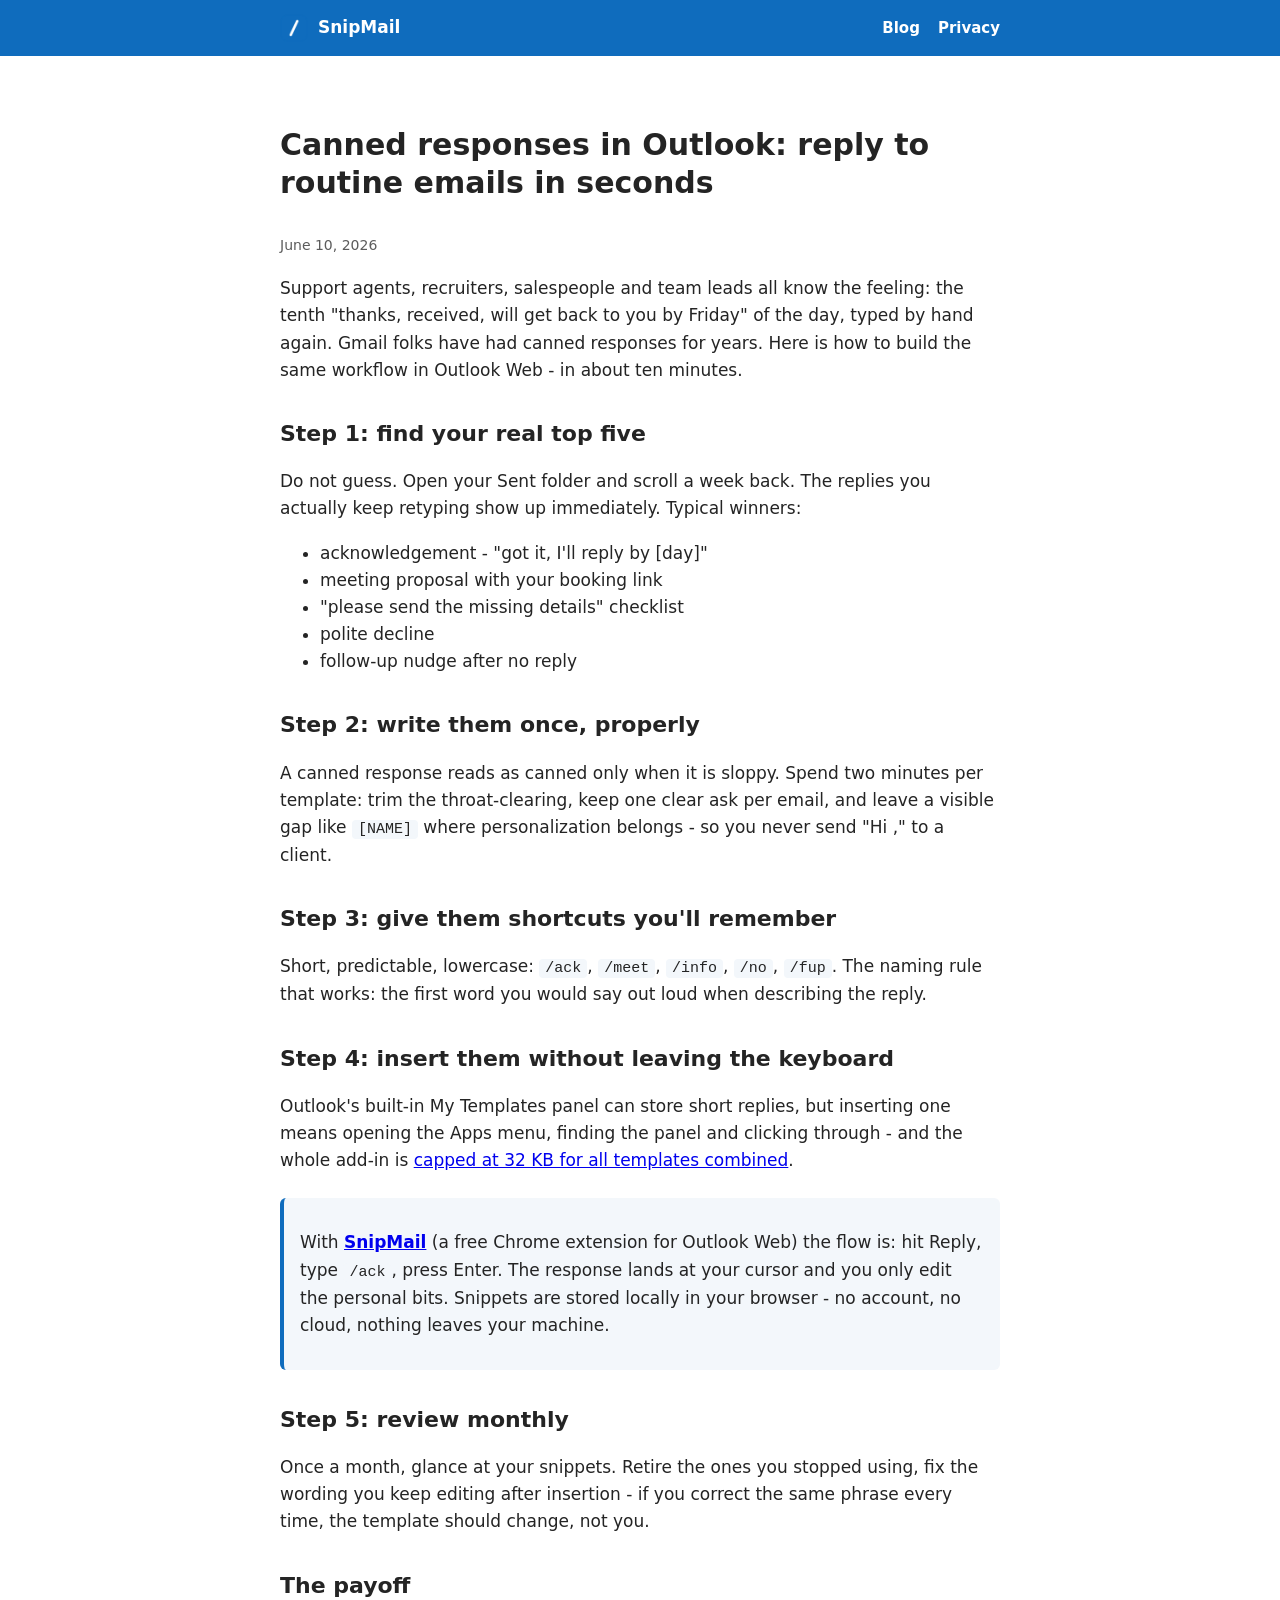
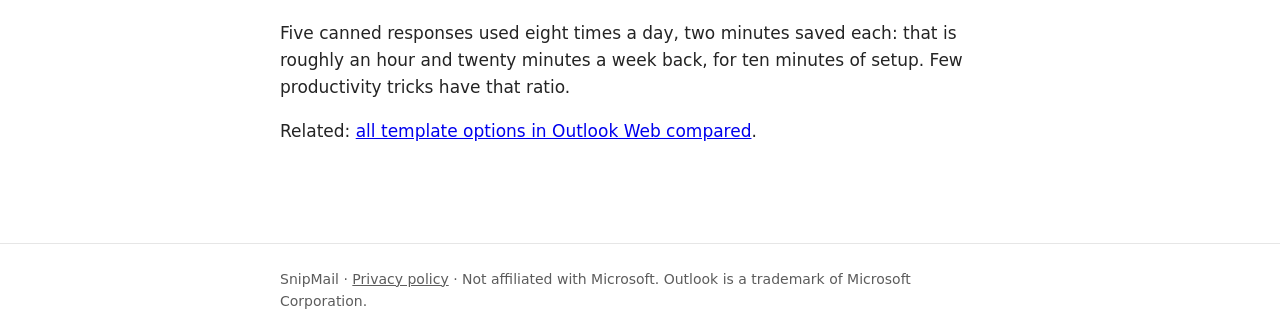
<file: blog/outlook-canned-responses.html>
<!DOCTYPE html>
<html lang="en">
<head>
  <meta charset="utf-8">
  <meta name="viewport" content="width=device-width, initial-scale=1">
  <title>Canned responses in Outlook: reply to routine emails in seconds</title>
  <meta name="description" content="A practical canned-response workflow for Outlook Web: which replies to template first, how to name shortcuts, and how to insert them with a slash command.">
  <link rel="stylesheet" href="../styles.css">
  <link rel="icon" href="../icon128.png">
  <script type="application/ld+json">
  {
    "@context": "https://schema.org",
    "@type": "Article",
    "headline": "Canned responses in Outlook: reply to routine emails in seconds",
    "datePublished": "2026-06-10",
    "dateModified": "2026-06-13",
    "author": { "@type": "Organization", "name": "SnipMail" },
    "publisher": { "@type": "Organization", "name": "SnipMail" },
    "mainEntityOfPage": "https://mrwltr44.github.io/snipmail-site/blog/outlook-canned-responses.html"
  }
  </script>
</head>
<body>
<header class="site">
  <div class="wrap">
    <img class="logo" src="../icon128.png" alt="SnipMail logo">
    <a href="../index.html">SnipMail</a>
    <nav>
      <a href="outlook-my-templates-too-large.html">Blog</a>
      <a href="../privacy.html">Privacy</a>
    </nav>
  </div>
</header>

<section>
  <div class="wrap">
    <article>
      <h1>Canned responses in Outlook: reply to routine emails in seconds</h1>
      <time datetime="2026-06-10">June 10, 2026</time>

      <p>Support agents, recruiters, salespeople and team leads all know the feeling: the tenth "thanks, received, will get back to you by Friday" of the day, typed by hand again. Gmail folks have had canned responses for years. Here is how to build the same workflow in Outlook Web - in about ten minutes.</p>

      <h2>Step 1: find your real top five</h2>
      <p>Do not guess. Open your Sent folder and scroll a week back. The replies you actually keep retyping show up immediately. Typical winners:</p>
      <ul>
        <li>acknowledgement - "got it, I'll reply by [day]"</li>
        <li>meeting proposal with your booking link</li>
        <li>"please send the missing details" checklist</li>
        <li>polite decline</li>
        <li>follow-up nudge after no reply</li>
      </ul>

      <h2>Step 2: write them once, properly</h2>
      <p>A canned response reads as canned only when it is sloppy. Spend two minutes per template: trim the throat-clearing, keep one clear ask per email, and leave a visible gap like <code>[NAME]</code> where personalization belongs - so you never send "Hi ," to a client.</p>

      <h2>Step 3: give them shortcuts you'll remember</h2>
      <p>Short, predictable, lowercase: <code>/ack</code>, <code>/meet</code>, <code>/info</code>, <code>/no</code>, <code>/fup</code>. The naming rule that works: the first word you would say out loud when describing the reply.</p>

      <h2>Step 4: insert them without leaving the keyboard</h2>
      <p>Outlook's built-in My Templates panel can store short replies, but inserting one means opening the Apps menu, finding the panel and clicking through - and the whole add-in is <a href="outlook-my-templates-too-large.html">capped at 32 KB for all templates combined</a>.</p>
      <div class="callout">
        <p>With <b><a href="../index.html">SnipMail</a></b> (a free Chrome extension for Outlook Web) the flow is: hit Reply, type <code>/ack</code>, press Enter. The response lands at your cursor and you only edit the personal bits. Snippets are stored locally in your browser - no account, no cloud, nothing leaves your machine.</p>
      </div>

      <h2>Step 5: review monthly</h2>
      <p>Once a month, glance at your snippets. Retire the ones you stopped using, fix the wording you keep editing after insertion - if you correct the same phrase every time, the template should change, not you.</p>

      <h2>The payoff</h2>
      <p>Five canned responses used eight times a day, two minutes saved each: that is roughly an hour and twenty minutes a week back, for ten minutes of setup. Few productivity tricks have that ratio.</p>

      <p>Related: <a href="outlook-web-email-templates-guide.html">all template options in Outlook Web compared</a>.</p>
    </article>
  </div>
</section>

<footer class="site">
  <div class="wrap">
    SnipMail · <a href="../privacy.html">Privacy policy</a> · Not affiliated with Microsoft. Outlook is a trademark of Microsoft Corporation.
  </div>
</footer>
</body>
</html>
</file>
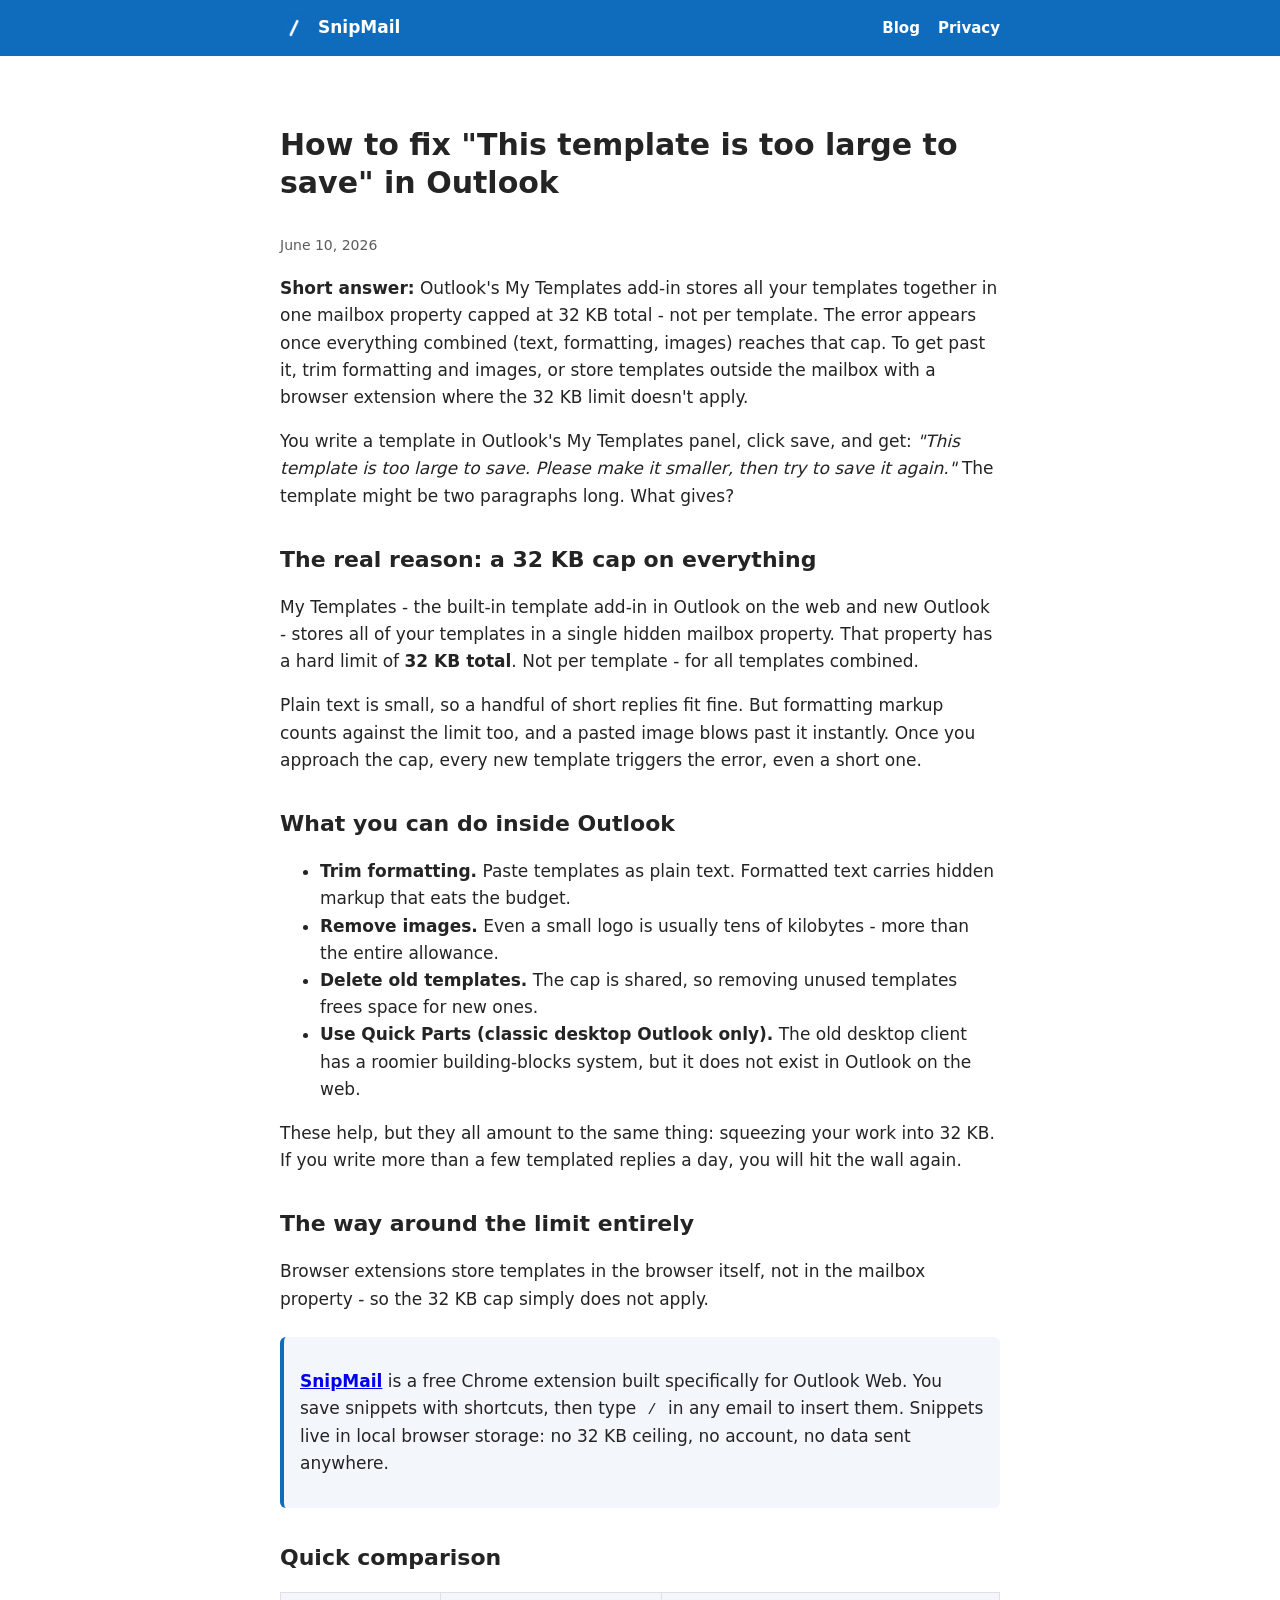
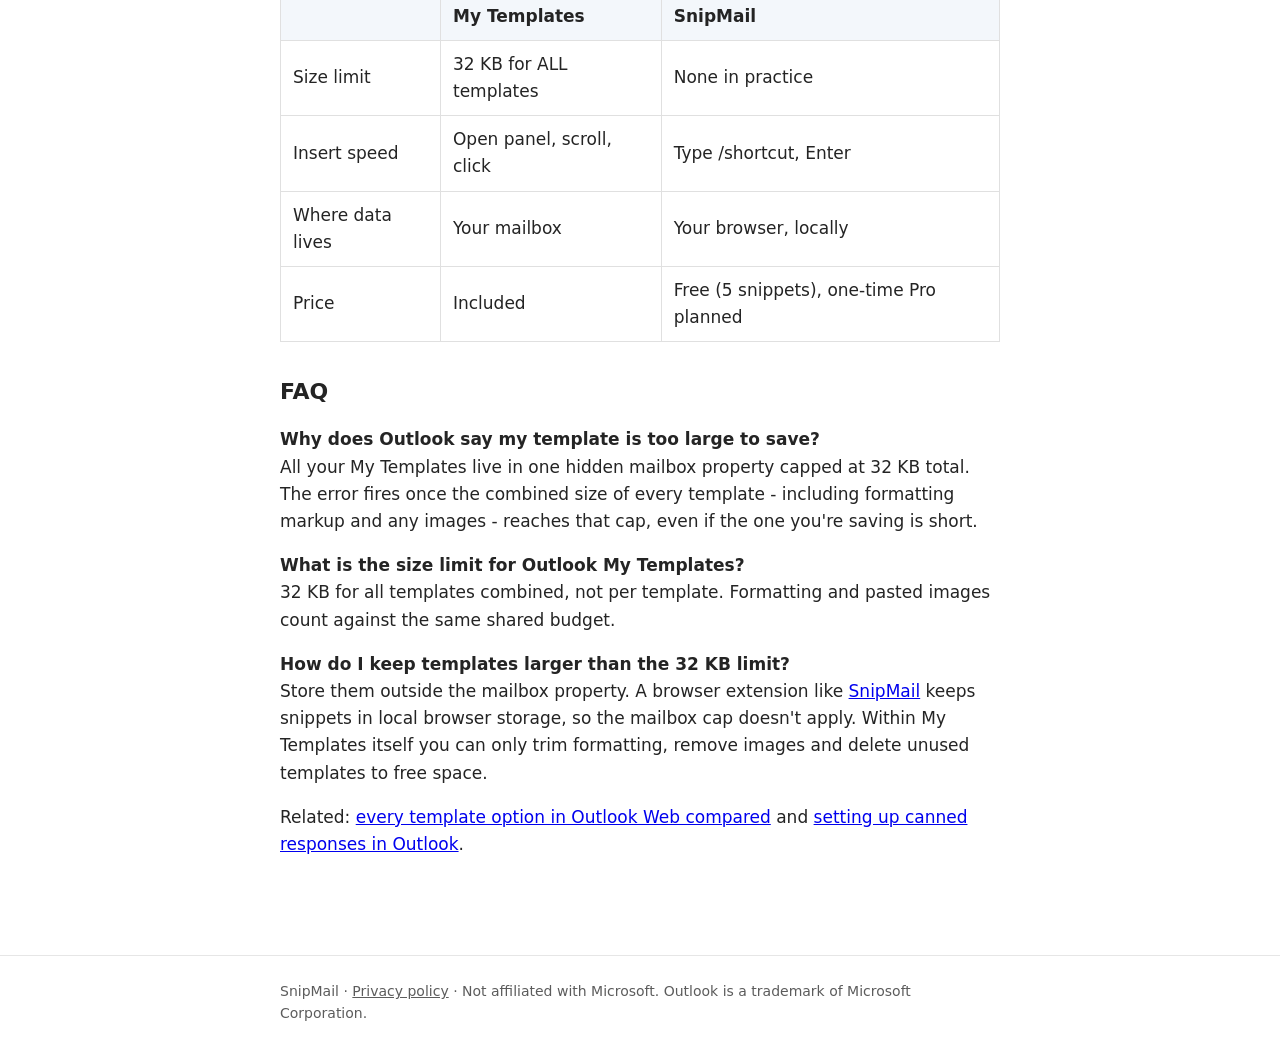
<file: blog/outlook-my-templates-too-large.html>
<!DOCTYPE html>
<html lang="en">
<head>
  <meta charset="utf-8">
  <meta name="viewport" content="width=device-width, initial-scale=1">
  <title>How to fix "This template is too large to save" in Outlook (32 KB limit)</title>
  <meta name="description" content="Outlook's My Templates add-in caps all templates at 32 KB total. Here is why the error happens, what Microsoft offers, and how to keep longer templates anyway.">
  <link rel="stylesheet" href="../styles.css">
  <link rel="icon" href="../icon128.png">
  <script type="application/ld+json">
  {
    "@context": "https://schema.org",
    "@type": "Article",
    "headline": "How to fix \"This template is too large to save\" in Outlook",
    "datePublished": "2026-06-10",
    "dateModified": "2026-06-13",
    "author": { "@type": "Organization", "name": "SnipMail" },
    "publisher": { "@type": "Organization", "name": "SnipMail" },
    "mainEntityOfPage": "https://mrwltr44.github.io/snipmail-site/blog/outlook-my-templates-too-large.html"
  }
  </script>
  <script type="application/ld+json">
  {
    "@context": "https://schema.org",
    "@type": "FAQPage",
    "mainEntity": [
      {
        "@type": "Question",
        "name": "Why does Outlook say my template is too large to save?",
        "acceptedAnswer": { "@type": "Answer", "text": "Outlook's My Templates add-in stores every template together in a single hidden mailbox property capped at 32 KB total. The error appears once the combined size of all your templates - including formatting markup and any images - reaches that cap, even if the template you are saving is short." }
      },
      {
        "@type": "Question",
        "name": "What is the size limit for Outlook My Templates?",
        "acceptedAnswer": { "@type": "Answer", "text": "32 KB for all templates combined, not per template. Formatting and pasted images count against the same shared budget." }
      },
      {
        "@type": "Question",
        "name": "How do I keep templates larger than the 32 KB limit?",
        "acceptedAnswer": { "@type": "Answer", "text": "Store them outside the mailbox property. A browser extension such as SnipMail keeps snippets in local browser storage, so the 32 KB mailbox cap does not apply. You can also trim formatting, remove images, and delete unused templates to free space within My Templates." }
      }
    ]
  }
  </script>
</head>
<body>
<header class="site">
  <div class="wrap">
    <img class="logo" src="../icon128.png" alt="SnipMail logo">
    <a href="../index.html">SnipMail</a>
    <nav>
      <a href="outlook-my-templates-too-large.html">Blog</a>
      <a href="../privacy.html">Privacy</a>
    </nav>
  </div>
</header>

<section>
  <div class="wrap">
    <article>
      <h1>How to fix "This template is too large to save" in Outlook</h1>
      <time datetime="2026-06-10">June 10, 2026</time>

      <p class="lead"><b>Short answer:</b> Outlook's My Templates add-in stores all your templates together in one mailbox property capped at 32 KB total - not per template. The error appears once everything combined (text, formatting, images) reaches that cap. To get past it, trim formatting and images, or store templates outside the mailbox with a browser extension where the 32 KB limit doesn't apply.</p>

      <p>You write a template in Outlook's My Templates panel, click save, and get: <em>"This template is too large to save. Please make it smaller, then try to save it again."</em> The template might be two paragraphs long. What gives?</p>

      <h2>The real reason: a 32 KB cap on everything</h2>
      <p>My Templates - the built-in template add-in in Outlook on the web and new Outlook - stores all of your templates in a single hidden mailbox property. That property has a hard limit of <b>32 KB total</b>. Not per template - for all templates combined.</p>
      <p>Plain text is small, so a handful of short replies fit fine. But formatting markup counts against the limit too, and a pasted image blows past it instantly. Once you approach the cap, every new template triggers the error, even a short one.</p>

      <h2>What you can do inside Outlook</h2>
      <ul>
        <li><b>Trim formatting.</b> Paste templates as plain text. Formatted text carries hidden markup that eats the budget.</li>
        <li><b>Remove images.</b> Even a small logo is usually tens of kilobytes - more than the entire allowance.</li>
        <li><b>Delete old templates.</b> The cap is shared, so removing unused templates frees space for new ones.</li>
        <li><b>Use Quick Parts (classic desktop Outlook only).</b> The old desktop client has a roomier building-blocks system, but it does not exist in Outlook on the web.</li>
      </ul>
      <p>These help, but they all amount to the same thing: squeezing your work into 32 KB. If you write more than a few templated replies a day, you will hit the wall again.</p>

      <h2>The way around the limit entirely</h2>
      <p>Browser extensions store templates in the browser itself, not in the mailbox property - so the 32 KB cap simply does not apply.</p>
      <div class="callout">
        <p><b><a href="../index.html">SnipMail</a></b> is a free Chrome extension built specifically for Outlook Web. You save snippets with shortcuts, then type <code>/</code> in any email to insert them. Snippets live in local browser storage: no 32 KB ceiling, no account, no data sent anywhere.</p>
      </div>

      <h2>Quick comparison</h2>
      <table class="pricing">
        <tr><th></th><th>My Templates</th><th>SnipMail</th></tr>
        <tr><td>Size limit</td><td>32 KB for ALL templates</td><td>None in practice</td></tr>
        <tr><td>Insert speed</td><td>Open panel, scroll, click</td><td>Type /shortcut, Enter</td></tr>
        <tr><td>Where data lives</td><td>Your mailbox</td><td>Your browser, locally</td></tr>
        <tr><td>Price</td><td>Included</td><td>Free (5 snippets), one-time Pro planned</td></tr>
      </table>

      <h2>FAQ</h2>
      <p><b>Why does Outlook say my template is too large to save?</b><br>All your My Templates live in one hidden mailbox property capped at 32 KB total. The error fires once the combined size of every template - including formatting markup and any images - reaches that cap, even if the one you're saving is short.</p>
      <p><b>What is the size limit for Outlook My Templates?</b><br>32 KB for all templates combined, not per template. Formatting and pasted images count against the same shared budget.</p>
      <p><b>How do I keep templates larger than the 32 KB limit?</b><br>Store them outside the mailbox property. A browser extension like <a href="../index.html">SnipMail</a> keeps snippets in local browser storage, so the mailbox cap doesn't apply. Within My Templates itself you can only trim formatting, remove images and delete unused templates to free space.</p>

      <p>Related: <a href="outlook-web-email-templates-guide.html">every template option in Outlook Web compared</a> and <a href="outlook-canned-responses.html">setting up canned responses in Outlook</a>.</p>
    </article>
  </div>
</section>

<footer class="site">
  <div class="wrap">
    SnipMail · <a href="../privacy.html">Privacy policy</a> · Not affiliated with Microsoft. Outlook is a trademark of Microsoft Corporation.
  </div>
</footer>
</body>
</html>
</file>
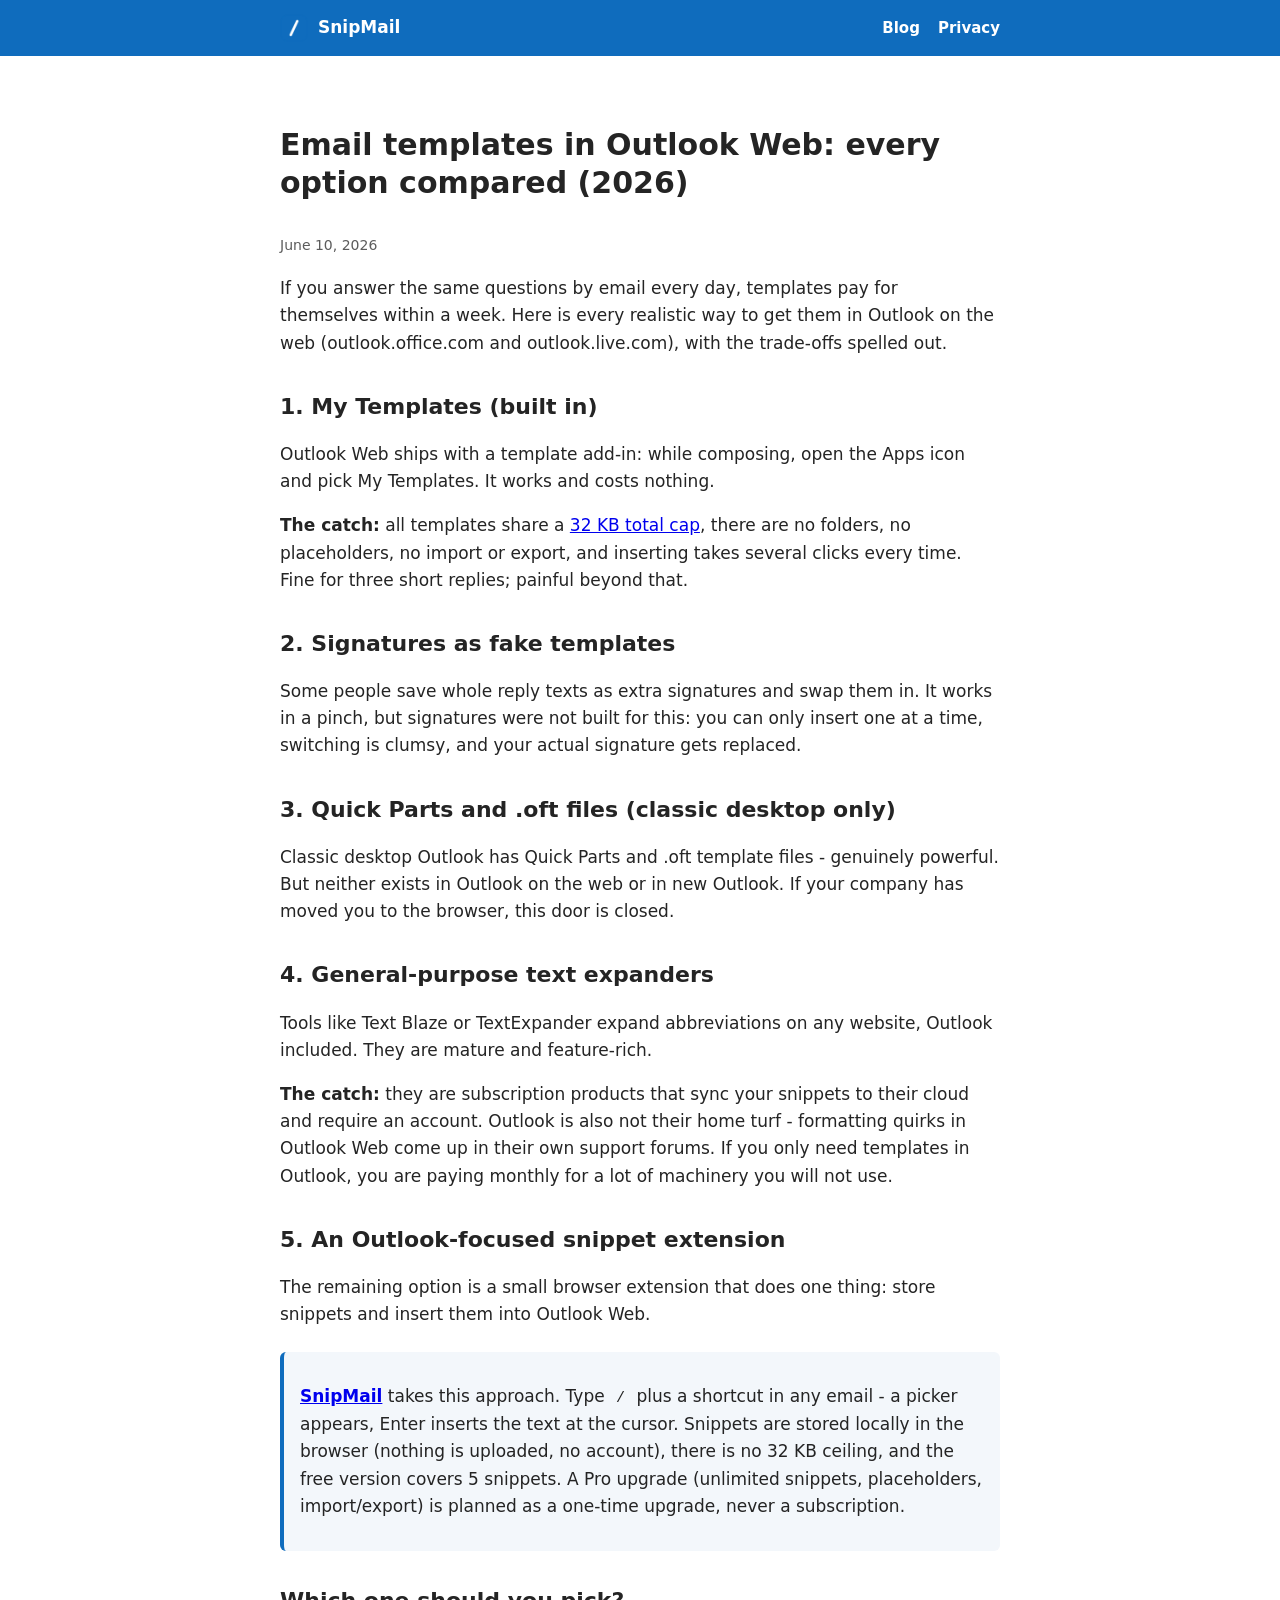
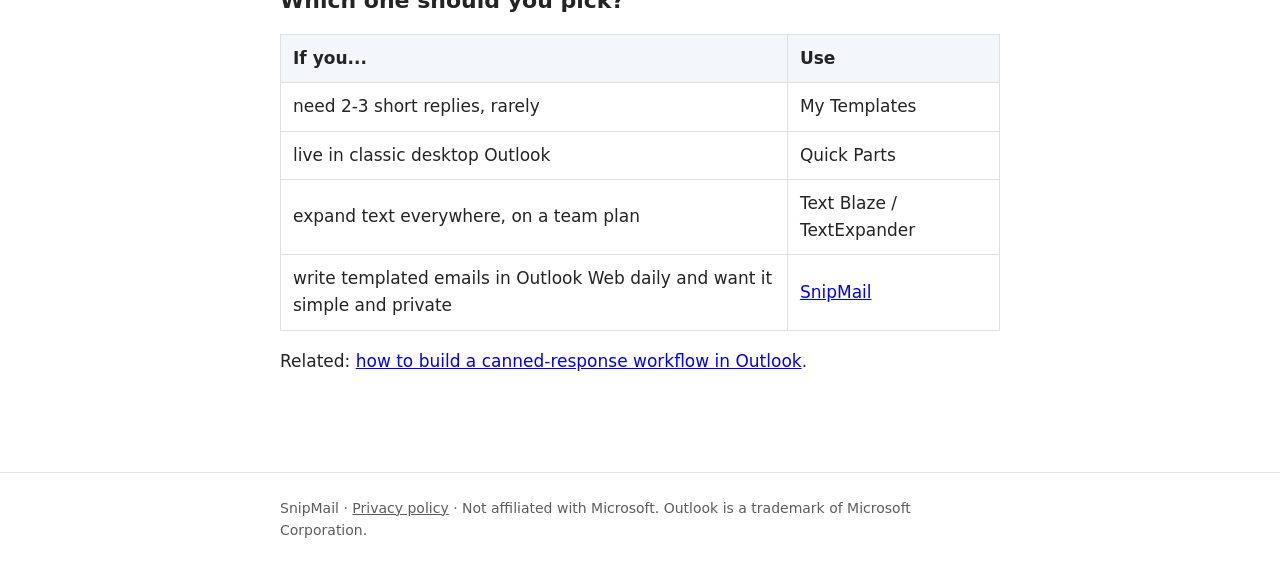
<file: blog/outlook-web-email-templates-guide.html>
<!DOCTYPE html>
<html lang="en">
<head>
  <meta charset="utf-8">
  <meta name="viewport" content="width=device-width, initial-scale=1">
  <title>Email templates in Outlook Web: every option compared (2026)</title>
  <meta name="description" content="My Templates, Quick Parts, signatures, text expanders and extensions - all the ways to use email templates in Outlook on the web, with honest pros and cons.">
  <link rel="stylesheet" href="../styles.css">
  <link rel="icon" href="../icon128.png">
  <script type="application/ld+json">
  {
    "@context": "https://schema.org",
    "@type": "Article",
    "headline": "Email templates in Outlook Web: every option compared (2026)",
    "datePublished": "2026-06-10",
    "dateModified": "2026-06-13",
    "author": { "@type": "Organization", "name": "SnipMail" },
    "publisher": { "@type": "Organization", "name": "SnipMail" },
    "mainEntityOfPage": "https://mrwltr44.github.io/snipmail-site/blog/outlook-web-email-templates-guide.html"
  }
  </script>
</head>
<body>
<header class="site">
  <div class="wrap">
    <img class="logo" src="../icon128.png" alt="SnipMail logo">
    <a href="../index.html">SnipMail</a>
    <nav>
      <a href="outlook-my-templates-too-large.html">Blog</a>
      <a href="../privacy.html">Privacy</a>
    </nav>
  </div>
</header>

<section>
  <div class="wrap">
    <article>
      <h1>Email templates in Outlook Web: every option compared (2026)</h1>
      <time datetime="2026-06-10">June 10, 2026</time>

      <p>If you answer the same questions by email every day, templates pay for themselves within a week. Here is every realistic way to get them in Outlook on the web (outlook.office.com and outlook.live.com), with the trade-offs spelled out.</p>

      <h2>1. My Templates (built in)</h2>
      <p>Outlook Web ships with a template add-in: while composing, open the Apps icon and pick My Templates. It works and costs nothing.</p>
      <p><b>The catch:</b> all templates share a <a href="outlook-my-templates-too-large.html">32 KB total cap</a>, there are no folders, no placeholders, no import or export, and inserting takes several clicks every time. Fine for three short replies; painful beyond that.</p>

      <h2>2. Signatures as fake templates</h2>
      <p>Some people save whole reply texts as extra signatures and swap them in. It works in a pinch, but signatures were not built for this: you can only insert one at a time, switching is clumsy, and your actual signature gets replaced.</p>

      <h2>3. Quick Parts and .oft files (classic desktop only)</h2>
      <p>Classic desktop Outlook has Quick Parts and .oft template files - genuinely powerful. But neither exists in Outlook on the web or in new Outlook. If your company has moved you to the browser, this door is closed.</p>

      <h2>4. General-purpose text expanders</h2>
      <p>Tools like Text Blaze or TextExpander expand abbreviations on any website, Outlook included. They are mature and feature-rich.</p>
      <p><b>The catch:</b> they are subscription products that sync your snippets to their cloud and require an account. Outlook is also not their home turf - formatting quirks in Outlook Web come up in their own support forums. If you only need templates in Outlook, you are paying monthly for a lot of machinery you will not use.</p>

      <h2>5. An Outlook-focused snippet extension</h2>
      <p>The remaining option is a small browser extension that does one thing: store snippets and insert them into Outlook Web.</p>
      <div class="callout">
        <p><b><a href="../index.html">SnipMail</a></b> takes this approach. Type <code>/</code> plus a shortcut in any email - a picker appears, Enter inserts the text at the cursor. Snippets are stored locally in the browser (nothing is uploaded, no account), there is no 32 KB ceiling, and the free version covers 5 snippets. A Pro upgrade (unlimited snippets, placeholders, import/export) is planned as a one-time upgrade, never a subscription.</p>
      </div>

      <h2>Which one should you pick?</h2>
      <table class="pricing">
        <tr><th>If you...</th><th>Use</th></tr>
        <tr><td>need 2-3 short replies, rarely</td><td>My Templates</td></tr>
        <tr><td>live in classic desktop Outlook</td><td>Quick Parts</td></tr>
        <tr><td>expand text everywhere, on a team plan</td><td>Text Blaze / TextExpander</td></tr>
        <tr><td>write templated emails in Outlook Web daily and want it simple and private</td><td><a href="../index.html">SnipMail</a></td></tr>
      </table>

      <p>Related: <a href="outlook-canned-responses.html">how to build a canned-response workflow in Outlook</a>.</p>
    </article>
  </div>
</section>

<footer class="site">
  <div class="wrap">
    SnipMail · <a href="../privacy.html">Privacy policy</a> · Not affiliated with Microsoft. Outlook is a trademark of Microsoft Corporation.
  </div>
</footer>
</body>
</html>
</file>
<file: styles.css>
:root {
  --blue: #0f6cbd;
  --blue-dark: #0f548c;
  --ink: #242424;
  --muted: #5c5c5c;
  --bg-soft: #f3f7fb;
}

* { box-sizing: border-box; }

body {
  margin: 0;
  font-family: "Segoe UI", system-ui, -apple-system, sans-serif;
  font-size: 17px;
  line-height: 1.6;
  color: var(--ink);
}

.wrap {
  max-width: 760px;
  margin: 0 auto;
  padding: 0 20px;
}

header.site {
  background: var(--blue);
  color: #fff;
  padding: 14px 0;
}

header.site .wrap {
  display: flex;
  align-items: center;
  gap: 10px;
}

header.site a {
  color: #fff;
  text-decoration: none;
  font-weight: 600;
}

header.site nav {
  margin-left: auto;
  display: flex;
  gap: 18px;
  font-size: 15px;
}

.logo {
  width: 28px;
  height: 28px;
  border-radius: 6px;
}

.hero {
  background: var(--bg-soft);
  padding: 56px 0 48px;
  text-align: center;
}

.hero h1 {
  font-size: 34px;
  line-height: 1.25;
  margin: 0 0 12px;
}

.hero p.lead {
  font-size: 19px;
  color: var(--muted);
  max-width: 560px;
  margin: 0 auto 24px;
}

.btn {
  display: inline-block;
  background: var(--blue);
  color: #fff;
  padding: 12px 26px;
  border-radius: 8px;
  text-decoration: none;
  font-weight: 600;
}

.btn:hover { background: var(--blue-dark); }

.note { font-size: 14px; color: var(--muted); margin-top: 10px; }

section { padding: 40px 0; }

section h2 { font-size: 24px; margin: 0 0 16px; }

.features {
  display: grid;
  grid-template-columns: repeat(auto-fit, minmax(220px, 1fr));
  gap: 18px;
  padding: 0;
  list-style: none;
}

.features li {
  background: var(--bg-soft);
  border-radius: 10px;
  padding: 16px;
}

.features b { display: block; margin-bottom: 4px; }

table.pricing {
  width: 100%;
  border-collapse: collapse;
}

table.pricing th, table.pricing td {
  border: 1px solid #e0e0e0;
  padding: 10px 12px;
  text-align: left;
}

table.pricing th { background: var(--bg-soft); }

article h1 { font-size: 30px; line-height: 1.25; }
article h2 { font-size: 22px; margin-top: 32px; }
article time { color: var(--muted); font-size: 14px; }
article code {
  background: var(--bg-soft);
  padding: 1px 6px;
  border-radius: 4px;
  font-size: 15px;
}

.callout {
  background: var(--bg-soft);
  border-left: 4px solid var(--blue);
  border-radius: 6px;
  padding: 14px 16px;
  margin: 24px 0;
}

footer.site {
  border-top: 1px solid #e6e6e6;
  margin-top: 40px;
  padding: 24px 0;
  font-size: 14px;
  color: var(--muted);
}

footer.site a { color: var(--muted); }
</file>
